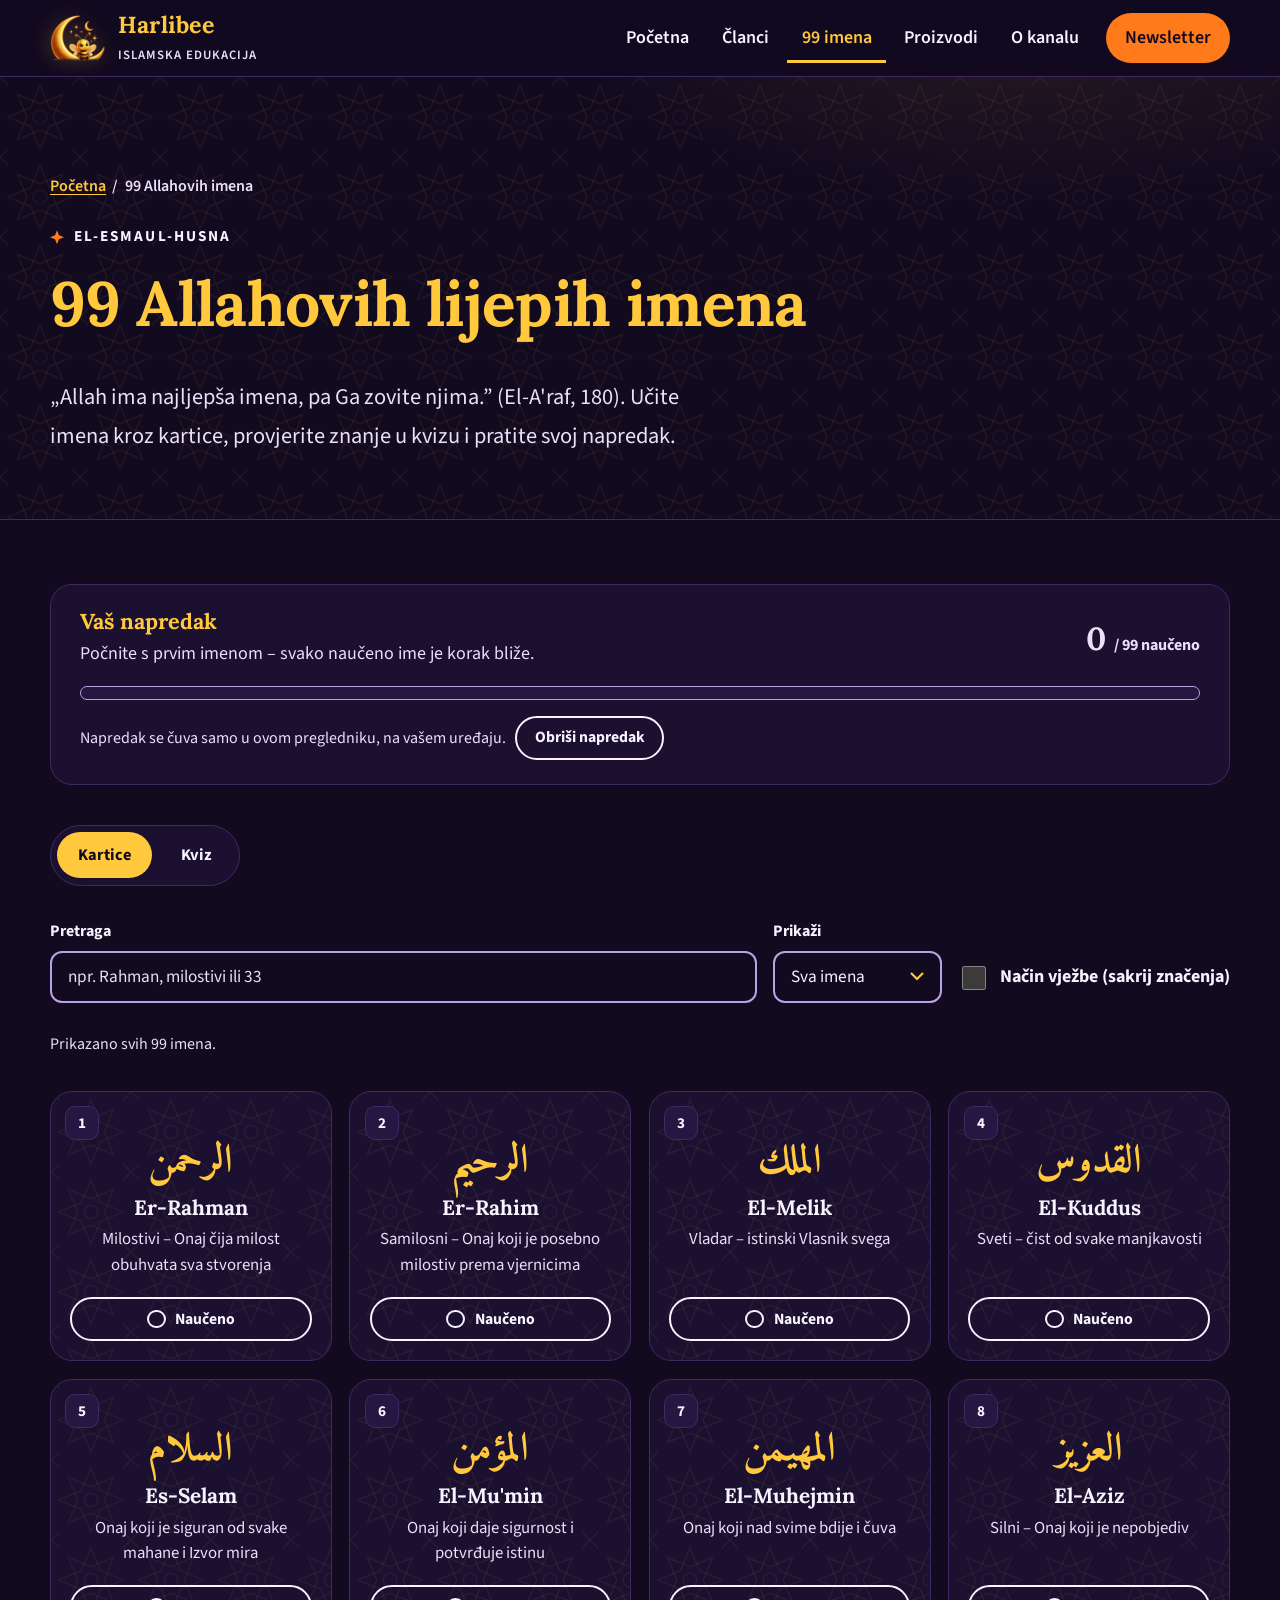
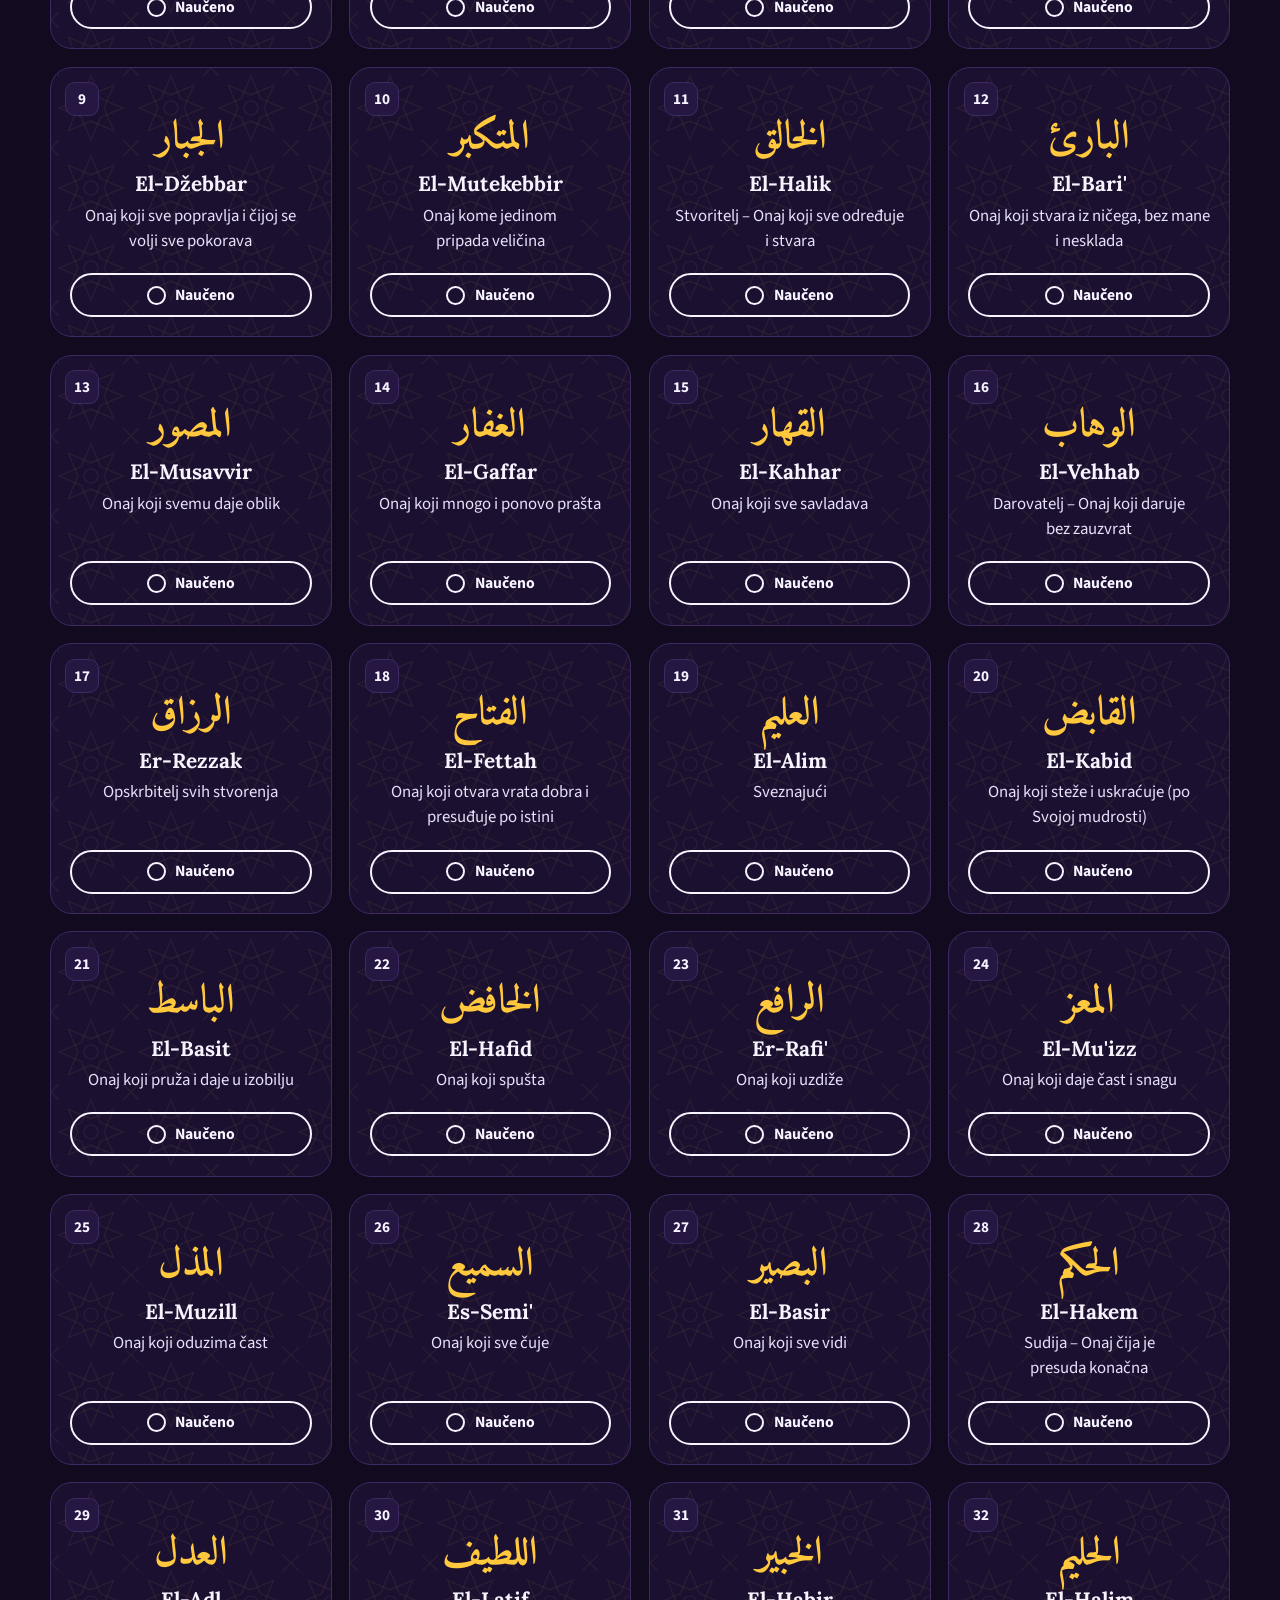
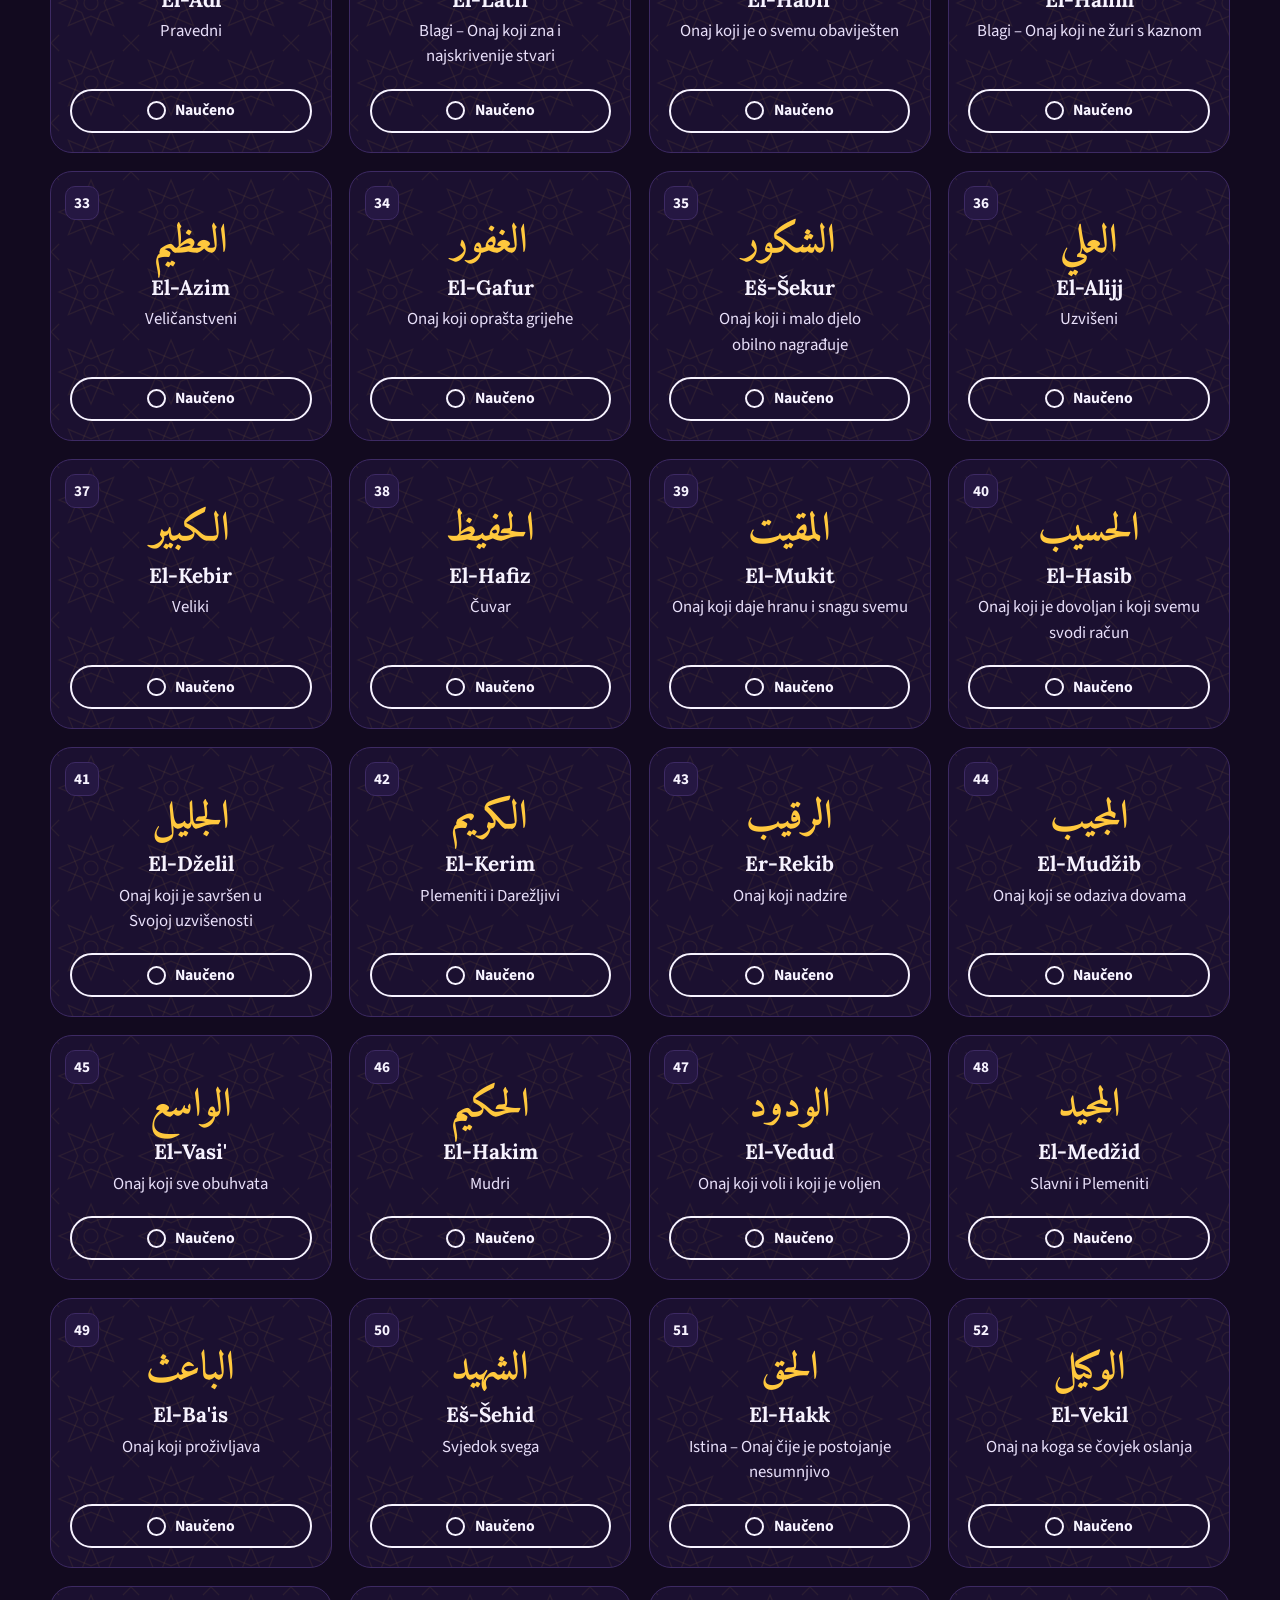
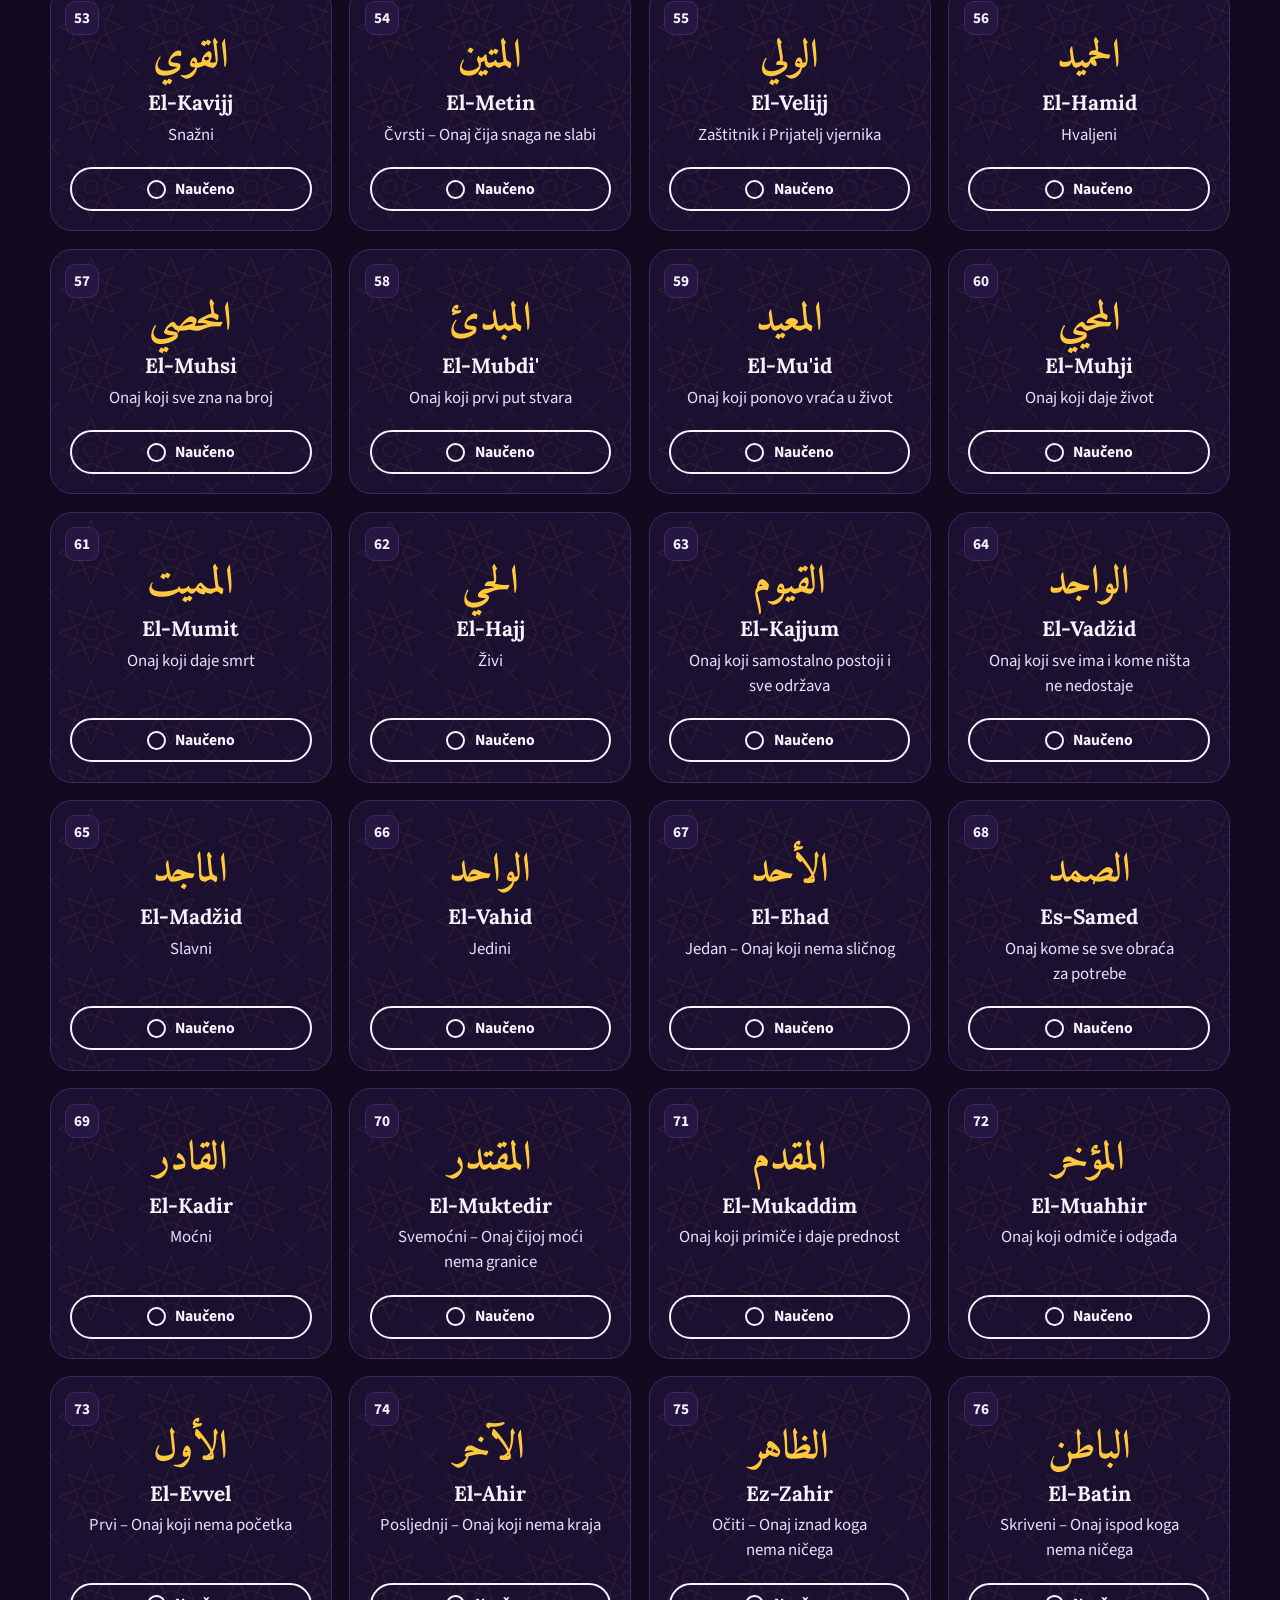
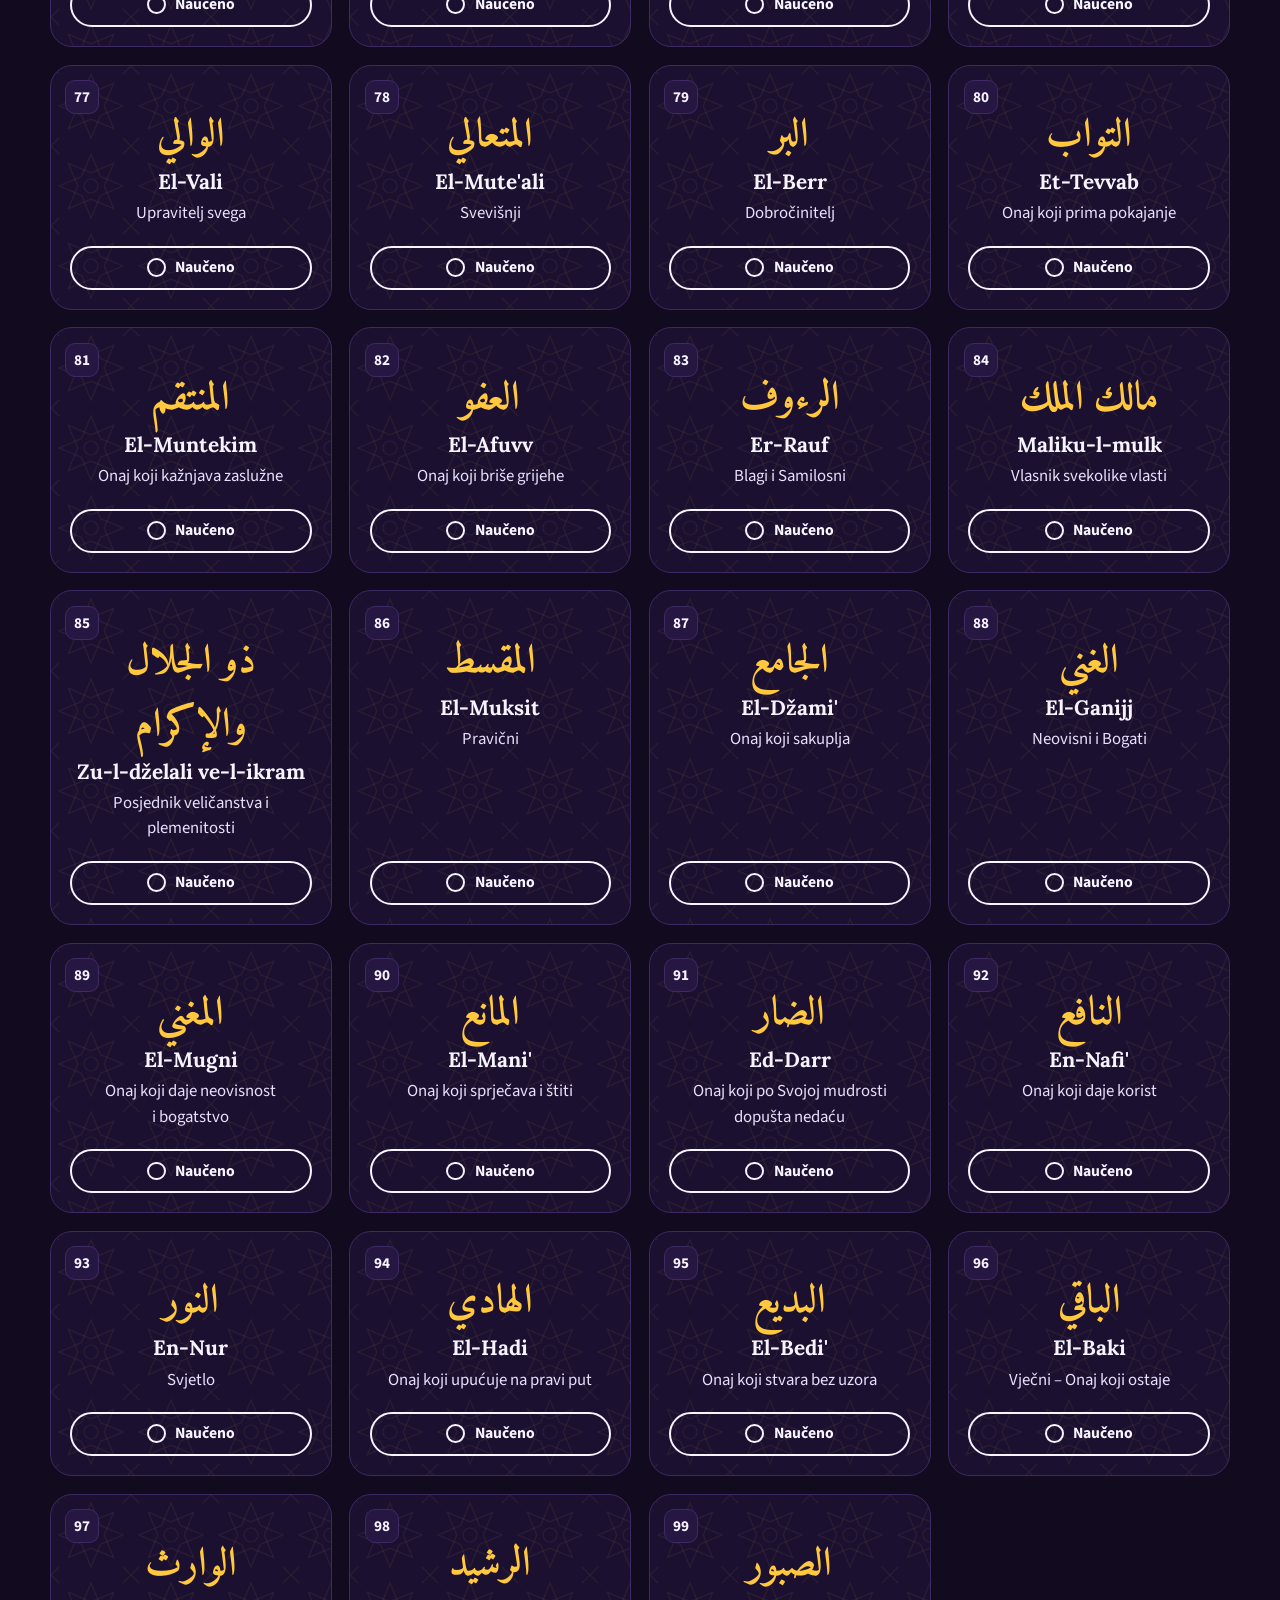
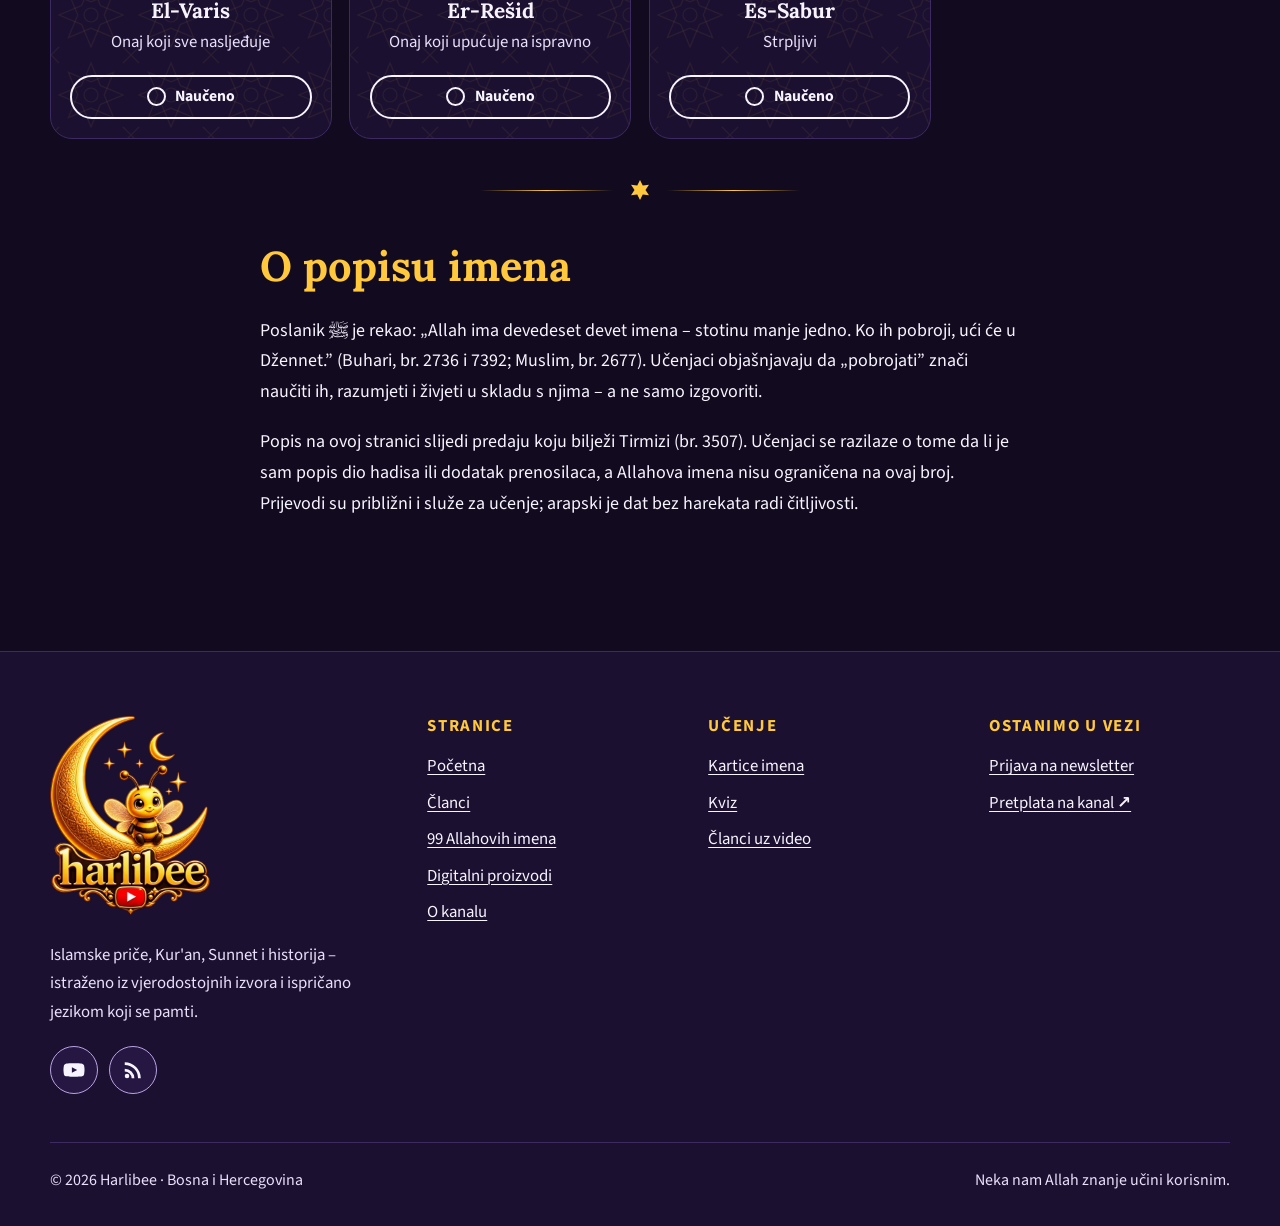
<file: 99-imena/index.html>
<!doctype html>
<html lang="bs" class="no-js" data-root="../">
<head>
  <meta charset="utf-8">
  <meta name="viewport" content="width=device-width, initial-scale=1">
  <title>99 Allahovih imena – kartice, kviz i napredak | Harlibee</title>
  <meta name="description" content="Naučite 99 Allahovih lijepih imena: arapski zapis, transliteracija i značenje na bosanskom, kviz za provjeru znanja i praćenje napretka.">
  <link rel="canonical" href="https://br0nhi.github.io/harlibee/99-imena/">
  <meta name="theme-color" content="#120A1F">
  <meta name="color-scheme" content="dark">
  <link rel="icon" href="../assets/img/favicon-32.png" sizes="32x32" type="image/png">
  <link rel="icon" href="../assets/img/favicon-192.png" sizes="192x192" type="image/png">
  <link rel="apple-touch-icon" href="../assets/img/apple-touch-icon.png">
  <link rel="manifest" href="../site.webmanifest">

  <!-- Open Graph (Facebook, WhatsApp, Viber…) -->
  <meta property="og:type" content="website">
  <meta property="og:site_name" content="Harlibee">
  <meta property="og:locale" content="bs_BA">
  <meta property="og:title" content="99 Allahovih imena – kartice, kviz i napredak">
  <meta property="og:description" content="Naučite 99 Allahovih lijepih imena: arapski zapis, transliteracija i značenje na bosanskom, kviz za provjeru znanja i praćenje napretka.">
  <meta property="og:url" content="https://br0nhi.github.io/harlibee/99-imena/">
  <meta property="og:image" content="https://br0nhi.github.io/harlibee/assets/img/og/og-99-imena.png">
  <meta property="og:image:type" content="image/png">
  <meta property="og:image:width" content="1200">
  <meta property="og:image:height" content="630">
  <meta property="og:image:alt" content="99 Allahovih lijepih imena – Harlibee">
  <meta name="twitter:card" content="summary_large_image">

  <link rel="preload" href="../assets/fonts/SourceSans3-400-latin.woff2" as="font" type="font/woff2" crossorigin>
  <link rel="preload" href="../assets/fonts/Lora-700-latin.woff2" as="font" type="font/woff2" crossorigin>
  <link rel="stylesheet" href="../assets/css/style.css">
  <!-- Analitika: GoatCounter (bez kolačića, bez praćenja pojedinaca) -->
  <script data-goatcounter="https://harlibee.goatcounter.com/count" async src="https://gc.zgo.at/count.js"></script>
  <script src="../assets/js/main.js" defer></script>
  <script src="../assets/js/imena.js" defer></script>
  <script type="application/ld+json">
{
    "@context": "https://schema.org",
    "@type": "LearningResource",
    "name": "99 Allahovih lijepih imena",
    "url": "https://br0nhi.github.io/harlibee/99-imena/",
    "inLanguage": "bs",
    "learningResourceType": [
      "Flashcard",
      "Quiz"
    ],
    "isAccessibleForFree": true,
    "publisher": {
      "@type": "Organization",
      "@id": "https://br0nhi.github.io/harlibee/#organizacija",
      "name": "Harlibee",
      "url": "https://br0nhi.github.io/harlibee/",
      "logo": "https://br0nhi.github.io/harlibee/assets/img/favicon-512.png",
      "sameAs": [
        "https://www.youtube.com/@harlibee"
      ]
    }
  }
  </script>
</head>
<body>
  <a class="skip-link" href="#sadrzaj">Preskoči na sadržaj</a>

  <header class="site-header">
    <div class="container header-inner">
      <a class="brand" href="../">
        <img src="../assets/img/logo-mark.webp" alt="" width="56" height="56">
        <span><span class="brand-name">Harlibee</span><span class="brand-tag">Islamska edukacija</span></span>
      </a>
      <button class="nav-toggle" type="button" aria-expanded="false" aria-controls="site-nav">
        <span class="nav-toggle-bars" aria-hidden="true"></span>
        <span>Meni</span>
      </button>
      <nav class="site-nav" id="site-nav" aria-label="Glavna navigacija">
        <ul>
          <li><a href="../">Početna</a></li>
          <li><a href="../clanci/">Članci</a></li>
          <li><a href="../99-imena/" aria-current="page">99 imena</a></li>
          <li><a href="../proizvodi/">Proizvodi</a></li>
          <li><a href="../o-kanalu/">O kanalu</a></li>
          <li class="nav-cta"><a href="../newsletter/">Newsletter</a></li>
        </ul>
      </nav>
    </div>
  </header>

  <main id="sadrzaj" tabindex="-1">
    <section class="page-hero" aria-labelledby="page-title">
      <div class="container">
        <nav class="breadcrumbs" aria-label="Putanja"><ol><li><a href="../">Početna</a></li><li><span aria-current="page">99 Allahovih imena</span></li></ol></nav>
        <p class="eyebrow">El-esmaul-husna</p>
        <h1 id="page-title">99 Allahovih lijepih imena</h1>
        <p class="lead">„Allah ima najljepša imena, pa Ga zovite njima.” (El-A'raf, 180). Učite imena kroz kartice, provjerite znanje u kvizu i pratite svoj napredak.</p>
      </div>
    </section>

    <section class="section" style="padding-top:clamp(2.5rem,6vw,4rem)">
      <div class="container" id="imena-app">
        <div class="progress-panel">
          <div>
            <h2>Vaš napredak</h2>
            <p id="progress-text">Počnite s prvim imenom – svako naučeno ime je korak bliže.</p>
          </div>
          <p class="progress-count" style="margin:0"><span data-progress-num>0</span> <small>/ 99 naučeno</small></p>
          <div class="progress-bar" role="progressbar" aria-label="Naučena imena" aria-valuemin="0" aria-valuemax="99" aria-valuenow="0"><span id="progress-bar-fill"></span></div>
          <p class="form-hint" style="grid-column:1/-1">Napredak se čuva samo u ovom pregledniku, na vašem uređaju. <button type="button" class="btn btn--ghost btn--small" id="progress-reset" style="margin-left:.4rem">Obriši napredak</button></p>
        </div>

        <div class="tabs" role="tablist" aria-label="Način učenja">
          <button type="button" role="tab" id="tab-kartice" aria-controls="panel-kartice" aria-selected="true">Kartice</button>
          <button type="button" role="tab" id="tab-kviz" aria-controls="panel-kviz" aria-selected="false" tabindex="-1">Kviz</button>
        </div>

        <div role="tabpanel" id="panel-kartice" aria-labelledby="tab-kartice">
          <div class="toolbar">
            <div class="field field--grow">
              <label for="names-search">Pretraga</label>
              <input id="names-search" type="search" placeholder="npr. Rahman, milostivi ili 33" autocomplete="off">
            </div>
            <div class="field">
              <label for="names-filter">Prikaži</label>
              <select id="names-filter">
                <option value="sva">Sva imena</option>
                <option value="nenaucena">Još nenaučena</option>
                <option value="naucena">Naučena</option>
              </select>
            </div>
            <label class="switch"><input type="checkbox" id="names-practice"> Način vježbe (sakrij značenja)</label>
          </div>
          <p id="names-count" class="form-hint" aria-live="polite"></p>
          <p id="names-live" class="visually-hidden" role="status" aria-live="polite"></p>
          <ul class="names-grid mt-2" id="names-grid" aria-busy="true" aria-label="Allahova imena">
            <li class="video-skeleton" aria-hidden="true" style="min-height:260px"></li>
            <li class="video-skeleton" aria-hidden="true" style="min-height:260px"></li>
            <li class="video-skeleton" aria-hidden="true" style="min-height:260px"></li>
          </ul>
          <p class="names-empty mt-2" id="names-empty" hidden>Nijedno ime ne odgovara pretrazi. Pokušajte s drugim pojmom ili izaberite „Sva imena”.</p>
          <noscript><p class="notice">Kartice, kviz i praćenje napretka zahtijevaju JavaScript.</p></noscript>
        </div>

        <div role="tabpanel" id="panel-kviz" aria-labelledby="tab-kviz" hidden>
          <div class="quiz" id="quiz-root"></div>
        </div>

        <div class="divider" aria-hidden="true"><svg viewBox="0 0 24 24"><path fill="currentColor" d="M12 1l3 6.2 6.8-.9-3.8 5.7 3.8 5.7-6.8-.9L12 23l-3-6.2-6.8.9 3.8-5.7L2.2 6.3 9 7.2z"/></svg></div>

        <div class="narrow">
          <h2>O popisu imena</h2>
          <p>Poslanik ﷺ je rekao: „Allah ima devedeset devet imena – stotinu manje jedno. Ko ih pobroji, ući će u Džennet.” (Buhari, br. 2736 i 7392; Muslim, br. 2677). Učenjaci objašnjavaju da „pobrojati” znači naučiti ih, razumjeti i živjeti u skladu s njima – a ne samo izgovoriti.</p>
          <p>Popis na ovoj stranici slijedi predaju koju bilježi Tirmizi (br. 3507). Učenjaci se razilaze o tome da li je sam popis dio hadisa ili dodatak prenosilaca, a Allahova imena nisu ograničena na ovaj broj. Prijevodi su približni i služe za učenje; arapski je dat bez harekata radi čitljivosti.</p>
        </div>
      </div>
    </section>

  </main>

  <footer class="site-footer">
    <div class="container">
      <div class="footer-grid">
        <div>
          <a class="footer-logo" href="../">
            <img src="../assets/img/logo.webp" alt="Harlibee – početna stranica" width="160" height="199" loading="lazy">
          </a>
          <p>Islamske priče, Kur'an, Sunnet i historija – istraženo iz vjerodostojnih izvora i ispričano jezikom koji se pamti.</p>
          <div class="social">
            <a href="https://www.youtube.com/@harlibee" target="_blank" rel="noopener"><svg viewBox="0 0 24 24" aria-hidden="true" focusable="false"><path fill="currentColor" d="M23 7.2a3 3 0 0 0-2.1-2.1C19 4.6 12 4.6 12 4.6s-7 0-8.9.5A3 3 0 0 0 1 7.2 31 31 0 0 0 .5 12 31 31 0 0 0 1 16.8a3 3 0 0 0 2.1 2.1c1.9.5 8.9.5 8.9.5s7 0 8.9-.5a3 3 0 0 0 2.1-2.1 31 31 0 0 0 .5-4.8 31 31 0 0 0-.5-4.8zM9.7 15.1V8.9l5.8 3.1z"/></svg><span class="visually-hidden">Harlibee na YouTubeu (novi prozor)</span></a>
            <a href="https://www.youtube.com/feeds/videos.xml?channel_id=UClXAOFnoNj5lPWU11vw2Rqw" target="_blank" rel="noopener"><svg viewBox="0 0 24 24" aria-hidden="true" focusable="false" fill="currentColor"><circle cx="5.5" cy="18.5" r="2.5"/><path d="M3 10.5v3a7.5 7.5 0 0 1 7.5 7.5h3A10.5 10.5 0 0 0 3 10.5zM3 3.5v3A14.5 14.5 0 0 1 17.5 21h3A17.5 17.5 0 0 0 3 3.5z"/></svg><span class="visually-hidden">RSS feed novih videa (novi prozor)</span></a>
          </div>
        </div>
        <nav aria-label="Stranice">
          <h2>Stranice</h2>
          <ul>
            <li><a href="../">Početna</a></li>
            <li><a href="../clanci/">Članci</a></li>
            <li><a href="../99-imena/">99 Allahovih imena</a></li>
            <li><a href="../proizvodi/">Digitalni proizvodi</a></li>
            <li><a href="../o-kanalu/">O kanalu</a></li>
          </ul>
        </nav>
        <div>
          <h2>Učenje</h2>
          <ul>
            <li><a href="../99-imena/#panel-kartice">Kartice imena</a></li>
            <li><a href="../99-imena/#panel-kviz">Kviz</a></li>
            <li><a href="../clanci/">Članci uz video</a></li>
          </ul>
        </div>
        <div>
          <h2>Ostanimo u vezi</h2>
          <ul>
            <li><a href="../newsletter/">Prijava na newsletter</a></li>
            <li><a class="ext" href="https://www.youtube.com/@harlibee?sub_confirmation=1" target="_blank" rel="noopener">Pretplata na kanal<span class="visually-hidden"> (novi prozor)</span></a></li>
          </ul>
        </div>
      </div>
      <div class="footer-bottom">
        <p>© <span data-year>2026</span> Harlibee · Bosna i Hercegovina</p>
        <p>Neka nam Allah znanje učini korisnim.</p>
      </div>
    </div>
  </footer>
</body>
</html>
</file>
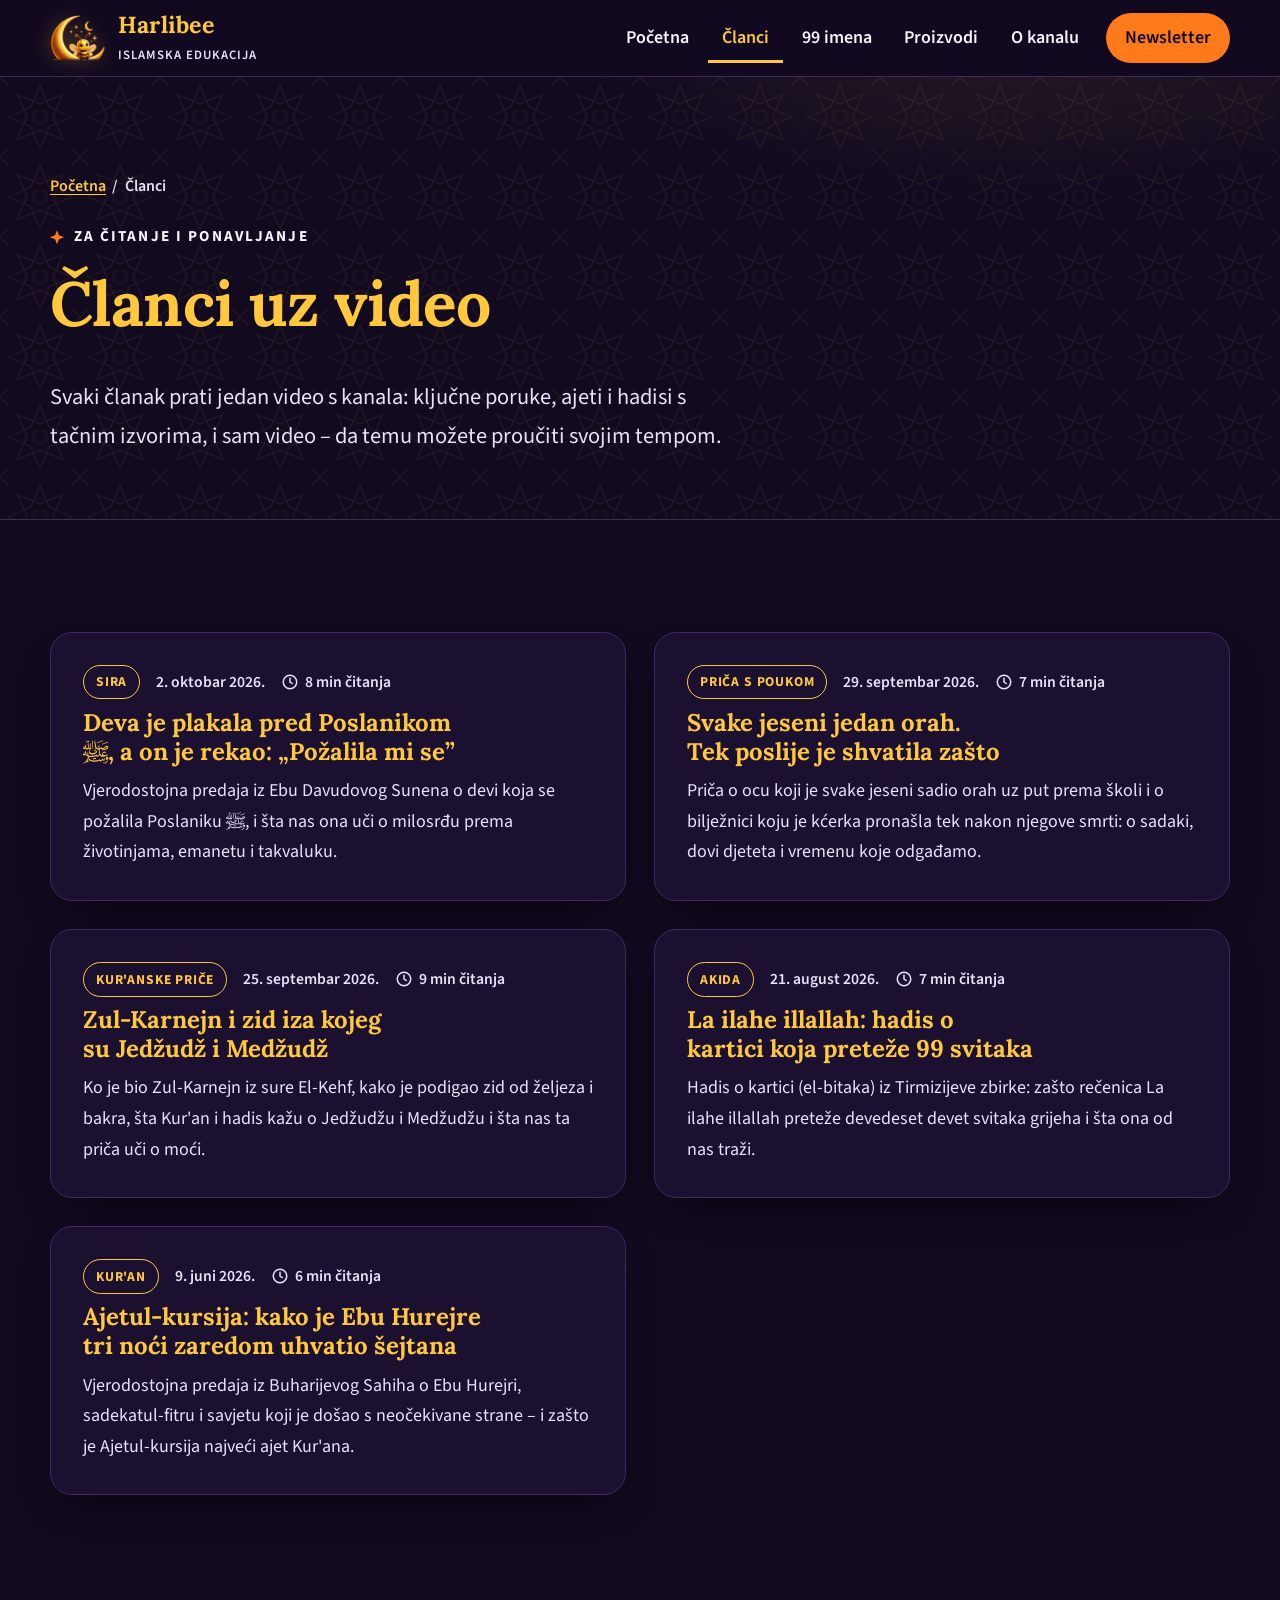
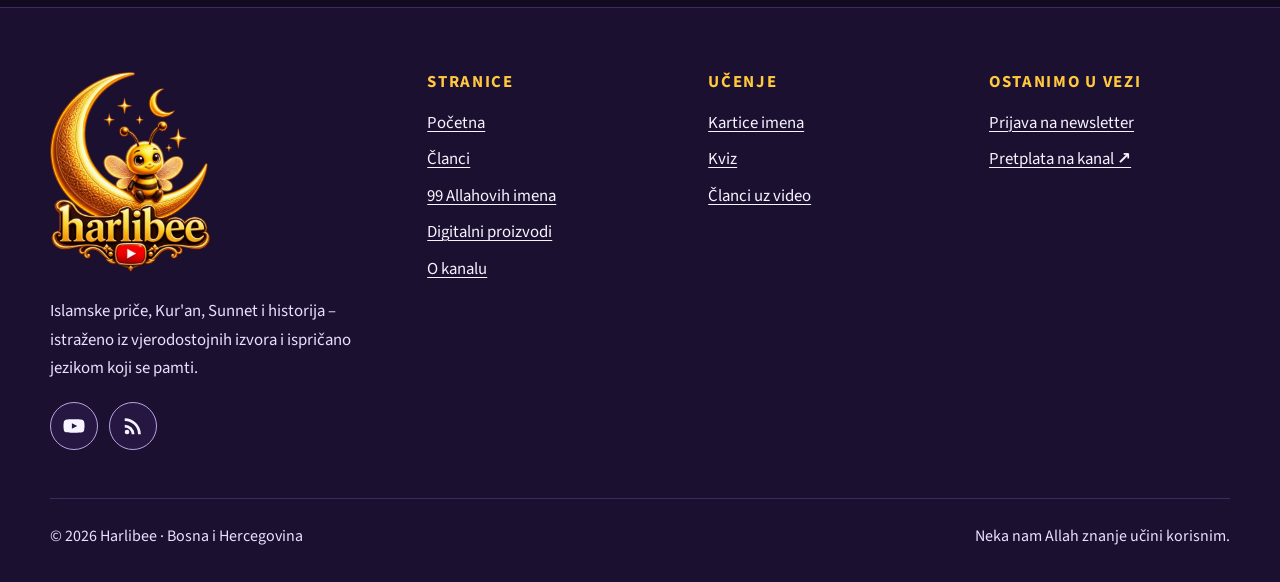
<file: clanci/index.html>
<!doctype html>
<html lang="bs" class="no-js" data-root="../">
<head>
  <meta charset="utf-8">
  <meta name="viewport" content="width=device-width, initial-scale=1">
  <title>Članci uz video | Harlibee</title>
  <meta name="description" content="Članci uz videe kanala Harlibee: ključne poruke, ajeti i vjerodostojni hadisi s tačnim izvorima i ugrađenim videom.">
  <link rel="canonical" href="https://br0nhi.github.io/harlibee/clanci/">
  <meta name="theme-color" content="#120A1F">
  <meta name="color-scheme" content="dark">
  <link rel="icon" href="../assets/img/favicon-32.png" sizes="32x32" type="image/png">
  <link rel="icon" href="../assets/img/favicon-192.png" sizes="192x192" type="image/png">
  <link rel="apple-touch-icon" href="../assets/img/apple-touch-icon.png">
  <link rel="manifest" href="../site.webmanifest">

  <!-- Open Graph (Facebook, WhatsApp, Viber…) -->
  <meta property="og:type" content="website">
  <meta property="og:site_name" content="Harlibee">
  <meta property="og:locale" content="bs_BA">
  <meta property="og:title" content="Članci uz video">
  <meta property="og:description" content="Članci uz videe kanala Harlibee: ključne poruke, ajeti i vjerodostojni hadisi s tačnim izvorima i ugrađenim videom.">
  <meta property="og:url" content="https://br0nhi.github.io/harlibee/clanci/">
  <meta property="og:image" content="https://br0nhi.github.io/harlibee/assets/img/og/og-default.png">
  <meta property="og:image:type" content="image/png">
  <meta property="og:image:width" content="1200">
  <meta property="og:image:height" content="630">
  <meta property="og:image:alt" content="Harlibee – islamski edukativni portal">
  <meta name="twitter:card" content="summary_large_image">

  <link rel="preload" href="../assets/fonts/SourceSans3-400-latin.woff2" as="font" type="font/woff2" crossorigin>
  <link rel="preload" href="../assets/fonts/Lora-700-latin.woff2" as="font" type="font/woff2" crossorigin>
  <link rel="stylesheet" href="../assets/css/style.css">
  <!-- Analitika: GoatCounter (bez kolačića, bez praćenja pojedinaca) -->
  <script data-goatcounter="https://harlibee.goatcounter.com/count" async src="https://gc.zgo.at/count.js"></script>
  <script src="../assets/js/main.js" defer></script>
  <script type="application/ld+json">
{
    "@context": "https://schema.org",
    "@type": "CollectionPage",
    "name": "Članci uz video",
    "url": "https://br0nhi.github.io/harlibee/clanci/",
    "inLanguage": "bs",
    "hasPart": [
      {
        "@type": "Article",
        "headline": "Deva je plakala pred Poslanikom ﷺ, a on je rekao: „Požalila mi se”",
        "url": "https://br0nhi.github.io/harlibee/clanci/deva-je-plakala-pred-poslanikom/"
      },
      {
        "@type": "Article",
        "headline": "Svake jeseni jedan orah. Tek poslije je shvatila zašto",
        "url": "https://br0nhi.github.io/harlibee/clanci/svake-jeseni-jedan-orah/"
      },
      {
        "@type": "Article",
        "headline": "Zul-Karnejn i zid iza kojeg su Jedžudž i Medžudž",
        "url": "https://br0nhi.github.io/harlibee/clanci/zul-karnejn-jedzudz-i-medzudz/"
      },
      {
        "@type": "Article",
        "headline": "La ilahe illallah: hadis o kartici koja preteže 99 svitaka",
        "url": "https://br0nhi.github.io/harlibee/clanci/la-ilahe-illallah-hadis-o-kartici/"
      },
      {
        "@type": "Article",
        "headline": "Ajetul-kursija: kako je Ebu Hurejre tri noći zaredom uhvatio šejtana",
        "url": "https://br0nhi.github.io/harlibee/clanci/ajetul-kursija-ebu-hurejre/"
      }
    ]
  }
  </script>
</head>
<body>
  <a class="skip-link" href="#sadrzaj">Preskoči na sadržaj</a>

  <header class="site-header">
    <div class="container header-inner">
      <a class="brand" href="../">
        <img src="../assets/img/logo-mark.webp" alt="" width="56" height="56">
        <span><span class="brand-name">Harlibee</span><span class="brand-tag">Islamska edukacija</span></span>
      </a>
      <button class="nav-toggle" type="button" aria-expanded="false" aria-controls="site-nav">
        <span class="nav-toggle-bars" aria-hidden="true"></span>
        <span>Meni</span>
      </button>
      <nav class="site-nav" id="site-nav" aria-label="Glavna navigacija">
        <ul>
          <li><a href="../">Početna</a></li>
          <li><a href="../clanci/" aria-current="page">Članci</a></li>
          <li><a href="../99-imena/">99 imena</a></li>
          <li><a href="../proizvodi/">Proizvodi</a></li>
          <li><a href="../o-kanalu/">O kanalu</a></li>
          <li class="nav-cta"><a href="../newsletter/">Newsletter</a></li>
        </ul>
      </nav>
    </div>
  </header>

  <main id="sadrzaj" tabindex="-1">
    <section class="page-hero" aria-labelledby="page-title">
      <div class="container">
        <nav class="breadcrumbs" aria-label="Putanja"><ol><li><a href="../">Početna</a></li><li><span aria-current="page">Članci</span></li></ol></nav>
        <p class="eyebrow">Za čitanje i ponavljanje</p>
        <h1 id="page-title">Članci uz video</h1>
        <p class="lead">Svaki članak prati jedan video s kanala: ključne poruke, ajeti i hadisi s tačnim izvorima, i sam video – da temu možete proučiti svojim tempom.</p>
      </div>
    </section>
    <section class="section" aria-labelledby="lista-title">
      <div class="container">
        <h2 id="lista-title" class="visually-hidden">Svi članci</h2>
        <div class="grid grid--2 article-list">
          <article class="card card--link">
            <p class="meta"><span class="badge badge--outline">Sira</span><span><time datetime="2026-10-02">2. oktobar 2026.</time></span><span><svg viewBox="0 0 24 24" width="18" height="18" aria-hidden="true" focusable="false"><circle cx="12" cy="12" r="9" fill="none" stroke="currentColor" stroke-width="2"/><path d="M12 7v5l3 2" fill="none" stroke="currentColor" stroke-width="2" stroke-linecap="round"/></svg> 8 min čitanja</span></p>
            <h3><a class="stretched" href="deva-je-plakala-pred-poslanikom/">Deva je plakala pred Poslanikom ﷺ, a on je rekao: „Požalila mi se”</a></h3>
            <p>Vjerodostojna predaja iz Ebu Davudovog Sunena o devi koja se požalila Poslaniku ﷺ, i šta nas ona uči o milosrđu prema životinjama, emanetu i takvaluku.</p>
          </article>
          <article class="card card--link">
            <p class="meta"><span class="badge badge--outline">Priča s poukom</span><span><time datetime="2026-09-29">29. septembar 2026.</time></span><span><svg viewBox="0 0 24 24" width="18" height="18" aria-hidden="true" focusable="false"><circle cx="12" cy="12" r="9" fill="none" stroke="currentColor" stroke-width="2"/><path d="M12 7v5l3 2" fill="none" stroke="currentColor" stroke-width="2" stroke-linecap="round"/></svg> 7 min čitanja</span></p>
            <h3><a class="stretched" href="svake-jeseni-jedan-orah/">Svake jeseni jedan orah. Tek poslije je shvatila zašto</a></h3>
            <p>Priča o ocu koji je svake jeseni sadio orah uz put prema školi i o bilježnici koju je kćerka pronašla tek nakon njegove smrti: o sadaki, dovi djeteta i vremenu koje odgađamo.</p>
          </article>
          <article class="card card--link">
            <p class="meta"><span class="badge badge--outline">Kur'anske priče</span><span><time datetime="2026-09-25">25. septembar 2026.</time></span><span><svg viewBox="0 0 24 24" width="18" height="18" aria-hidden="true" focusable="false"><circle cx="12" cy="12" r="9" fill="none" stroke="currentColor" stroke-width="2"/><path d="M12 7v5l3 2" fill="none" stroke="currentColor" stroke-width="2" stroke-linecap="round"/></svg> 9 min čitanja</span></p>
            <h3><a class="stretched" href="zul-karnejn-jedzudz-i-medzudz/">Zul-Karnejn i zid iza kojeg su Jedžudž i Medžudž</a></h3>
            <p>Ko je bio Zul-Karnejn iz sure El-Kehf, kako je podigao zid od željeza i bakra, šta Kur'an i hadis kažu o Jedžudžu i Medžudžu i šta nas ta priča uči o moći.</p>
          </article>
          <article class="card card--link">
            <p class="meta"><span class="badge badge--outline">Akida</span><span><time datetime="2026-08-21">21. august 2026.</time></span><span><svg viewBox="0 0 24 24" width="18" height="18" aria-hidden="true" focusable="false"><circle cx="12" cy="12" r="9" fill="none" stroke="currentColor" stroke-width="2"/><path d="M12 7v5l3 2" fill="none" stroke="currentColor" stroke-width="2" stroke-linecap="round"/></svg> 7 min čitanja</span></p>
            <h3><a class="stretched" href="la-ilahe-illallah-hadis-o-kartici/">La ilahe illallah: hadis o kartici koja preteže 99 svitaka</a></h3>
            <p>Hadis o kartici (el-bitaka) iz Tirmizijeve zbirke: zašto rečenica La ilahe illallah preteže devedeset devet svitaka grijeha i šta ona od nas traži.</p>
          </article>
          <article class="card card--link">
            <p class="meta"><span class="badge badge--outline">Kur'an</span><span><time datetime="2026-06-09">9. juni 2026.</time></span><span><svg viewBox="0 0 24 24" width="18" height="18" aria-hidden="true" focusable="false"><circle cx="12" cy="12" r="9" fill="none" stroke="currentColor" stroke-width="2"/><path d="M12 7v5l3 2" fill="none" stroke="currentColor" stroke-width="2" stroke-linecap="round"/></svg> 6 min čitanja</span></p>
            <h3><a class="stretched" href="ajetul-kursija-ebu-hurejre/">Ajetul-kursija: kako je Ebu Hurejre tri noći zaredom uhvatio šejtana</a></h3>
            <p>Vjerodostojna predaja iz Buharijevog Sahiha o Ebu Hurejri, sadekatul-fitru i savjetu koji je došao s neočekivane strane – i zašto je Ajetul-kursija najveći ajet Kur'ana.</p>
          </article>
        </div>
      </div>
    </section>

  </main>

  <footer class="site-footer">
    <div class="container">
      <div class="footer-grid">
        <div>
          <a class="footer-logo" href="../">
            <img src="../assets/img/logo.webp" alt="Harlibee – početna stranica" width="160" height="199" loading="lazy">
          </a>
          <p>Islamske priče, Kur'an, Sunnet i historija – istraženo iz vjerodostojnih izvora i ispričano jezikom koji se pamti.</p>
          <div class="social">
            <a href="https://www.youtube.com/@harlibee" target="_blank" rel="noopener"><svg viewBox="0 0 24 24" aria-hidden="true" focusable="false"><path fill="currentColor" d="M23 7.2a3 3 0 0 0-2.1-2.1C19 4.6 12 4.6 12 4.6s-7 0-8.9.5A3 3 0 0 0 1 7.2 31 31 0 0 0 .5 12 31 31 0 0 0 1 16.8a3 3 0 0 0 2.1 2.1c1.9.5 8.9.5 8.9.5s7 0 8.9-.5a3 3 0 0 0 2.1-2.1 31 31 0 0 0 .5-4.8 31 31 0 0 0-.5-4.8zM9.7 15.1V8.9l5.8 3.1z"/></svg><span class="visually-hidden">Harlibee na YouTubeu (novi prozor)</span></a>
            <a href="https://www.youtube.com/feeds/videos.xml?channel_id=UClXAOFnoNj5lPWU11vw2Rqw" target="_blank" rel="noopener"><svg viewBox="0 0 24 24" aria-hidden="true" focusable="false" fill="currentColor"><circle cx="5.5" cy="18.5" r="2.5"/><path d="M3 10.5v3a7.5 7.5 0 0 1 7.5 7.5h3A10.5 10.5 0 0 0 3 10.5zM3 3.5v3A14.5 14.5 0 0 1 17.5 21h3A17.5 17.5 0 0 0 3 3.5z"/></svg><span class="visually-hidden">RSS feed novih videa (novi prozor)</span></a>
          </div>
        </div>
        <nav aria-label="Stranice">
          <h2>Stranice</h2>
          <ul>
            <li><a href="../">Početna</a></li>
            <li><a href="../clanci/">Članci</a></li>
            <li><a href="../99-imena/">99 Allahovih imena</a></li>
            <li><a href="../proizvodi/">Digitalni proizvodi</a></li>
            <li><a href="../o-kanalu/">O kanalu</a></li>
          </ul>
        </nav>
        <div>
          <h2>Učenje</h2>
          <ul>
            <li><a href="../99-imena/#panel-kartice">Kartice imena</a></li>
            <li><a href="../99-imena/#panel-kviz">Kviz</a></li>
            <li><a href="../clanci/">Članci uz video</a></li>
          </ul>
        </div>
        <div>
          <h2>Ostanimo u vezi</h2>
          <ul>
            <li><a href="../newsletter/">Prijava na newsletter</a></li>
            <li><a class="ext" href="https://www.youtube.com/@harlibee?sub_confirmation=1" target="_blank" rel="noopener">Pretplata na kanal<span class="visually-hidden"> (novi prozor)</span></a></li>
          </ul>
        </div>
      </div>
      <div class="footer-bottom">
        <p>© <span data-year>2026</span> Harlibee · Bosna i Hercegovina</p>
        <p>Neka nam Allah znanje učini korisnim.</p>
      </div>
    </div>
  </footer>
</body>
</html>
</file>
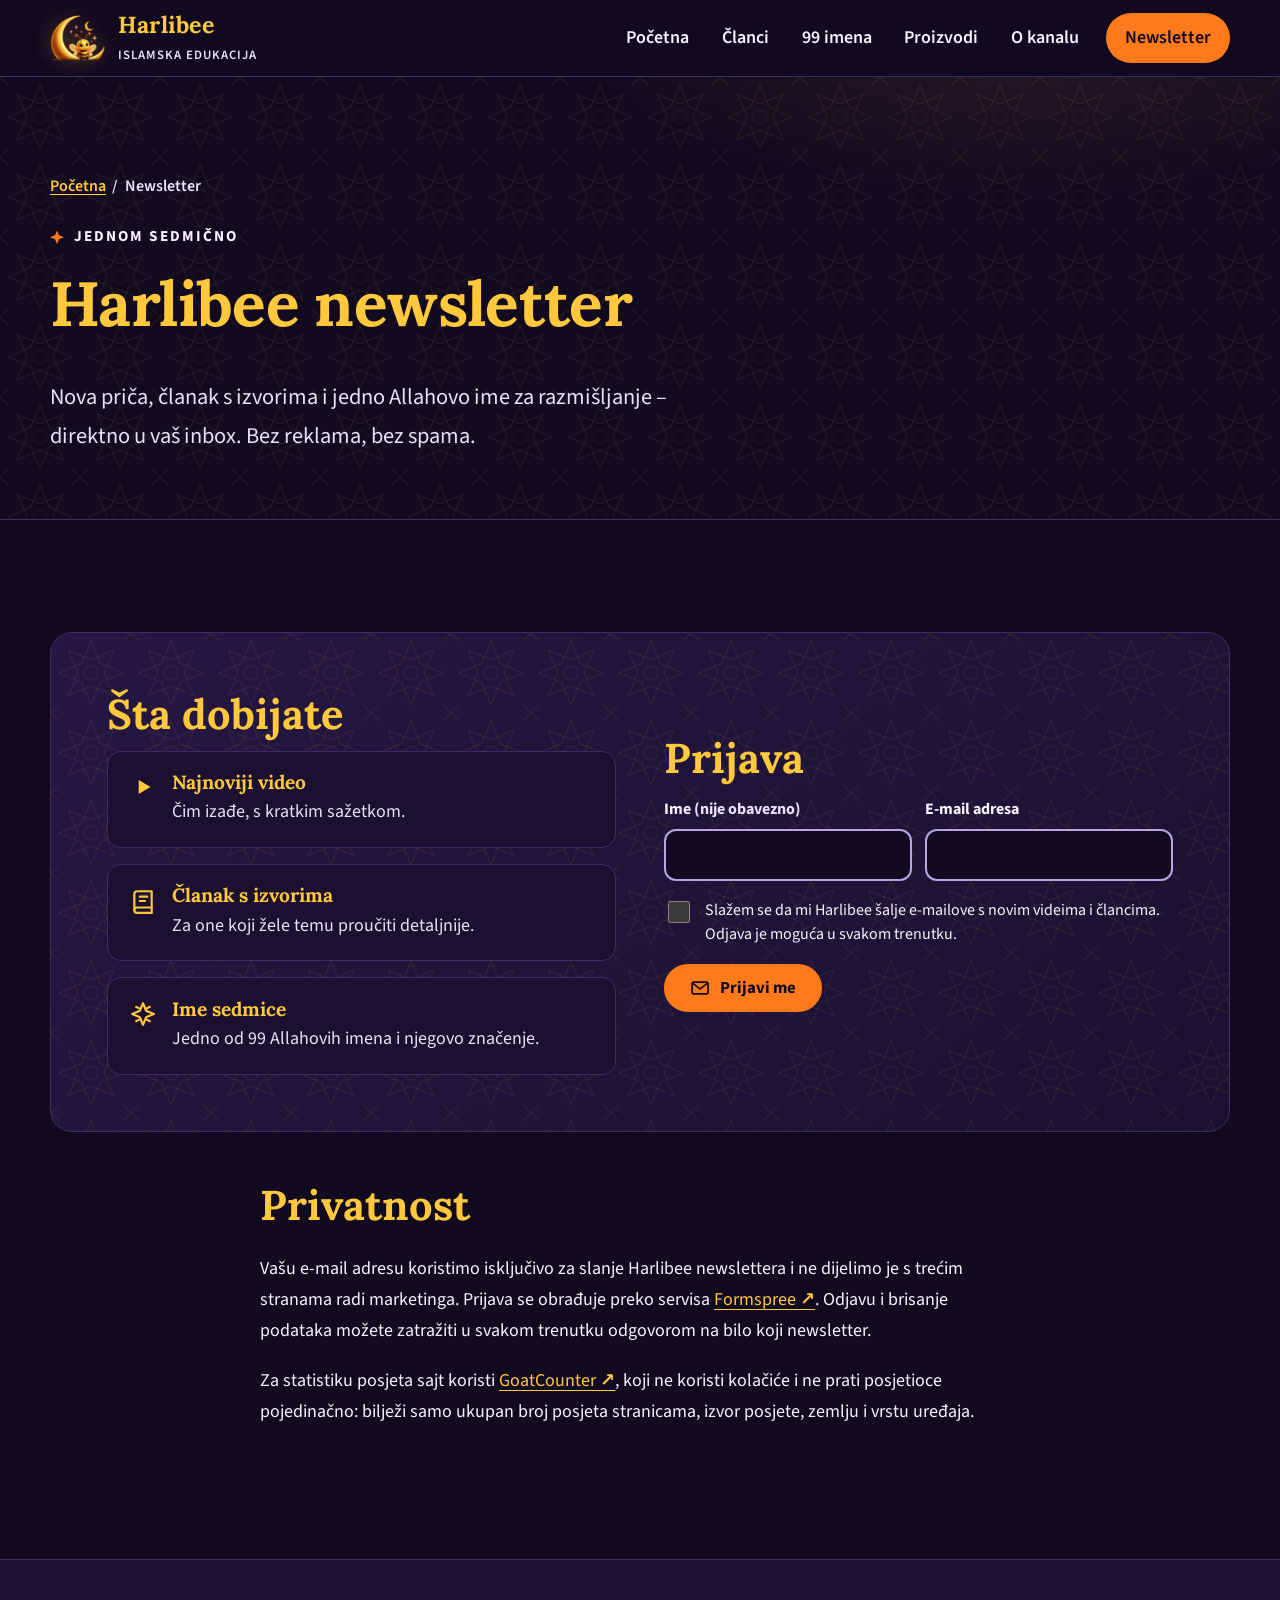
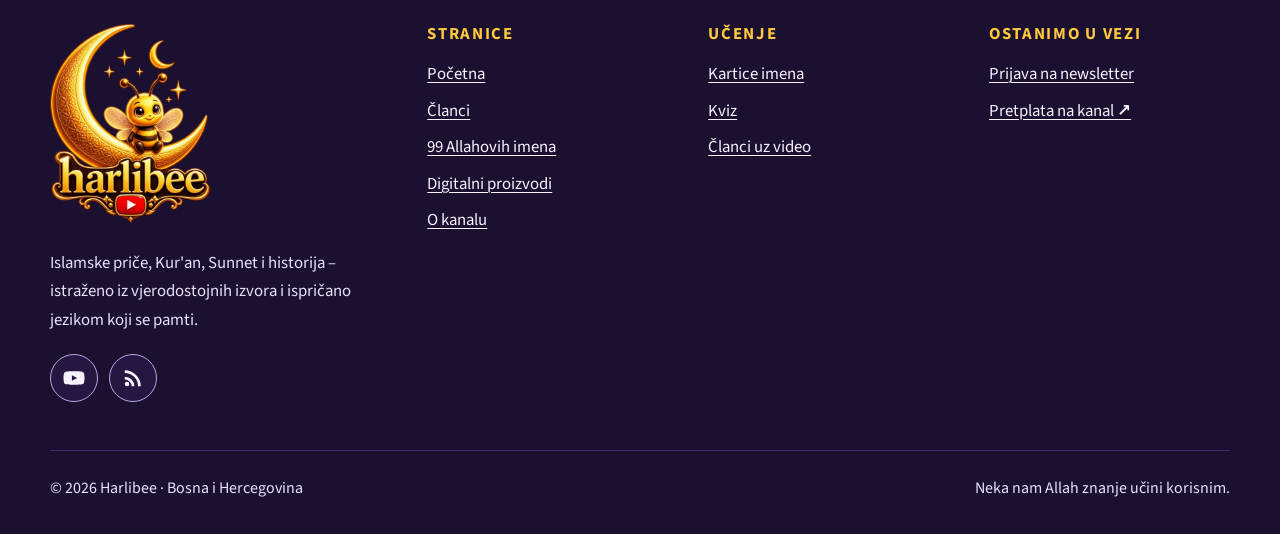
<file: newsletter/index.html>
<!doctype html>
<html lang="bs" class="no-js" data-root="../">
<head>
  <meta charset="utf-8">
  <meta name="viewport" content="width=device-width, initial-scale=1">
  <title>Newsletter | Harlibee</title>
  <meta name="description" content="Prijavite se na Harlibee newsletter: novi video, članak s izvorima i jedno od 99 Allahovih imena – jednom sedmično, bez spama.">
  <link rel="canonical" href="https://br0nhi.github.io/harlibee/newsletter/">
  <meta name="theme-color" content="#120A1F">
  <meta name="color-scheme" content="dark">
  <link rel="icon" href="../assets/img/favicon-32.png" sizes="32x32" type="image/png">
  <link rel="icon" href="../assets/img/favicon-192.png" sizes="192x192" type="image/png">
  <link rel="apple-touch-icon" href="../assets/img/apple-touch-icon.png">
  <link rel="manifest" href="../site.webmanifest">

  <!-- Open Graph (Facebook, WhatsApp, Viber…) -->
  <meta property="og:type" content="website">
  <meta property="og:site_name" content="Harlibee">
  <meta property="og:locale" content="bs_BA">
  <meta property="og:title" content="Newsletter">
  <meta property="og:description" content="Prijavite se na Harlibee newsletter: novi video, članak s izvorima i jedno od 99 Allahovih imena – jednom sedmično, bez spama.">
  <meta property="og:url" content="https://br0nhi.github.io/harlibee/newsletter/">
  <meta property="og:image" content="https://br0nhi.github.io/harlibee/assets/img/og/og-newsletter.png">
  <meta property="og:image:type" content="image/png">
  <meta property="og:image:width" content="1200">
  <meta property="og:image:height" content="630">
  <meta property="og:image:alt" content="Harlibee newsletter">
  <meta name="twitter:card" content="summary_large_image">

  <link rel="preload" href="../assets/fonts/SourceSans3-400-latin.woff2" as="font" type="font/woff2" crossorigin>
  <link rel="preload" href="../assets/fonts/Lora-700-latin.woff2" as="font" type="font/woff2" crossorigin>
  <link rel="stylesheet" href="../assets/css/style.css">
  <!-- Analitika: GoatCounter (bez kolačića, bez praćenja pojedinaca) -->
  <script data-goatcounter="https://harlibee.goatcounter.com/count" async src="https://gc.zgo.at/count.js"></script>
  <script src="../assets/js/main.js" defer></script>
</head>
<body>
  <a class="skip-link" href="#sadrzaj">Preskoči na sadržaj</a>

  <header class="site-header">
    <div class="container header-inner">
      <a class="brand" href="../">
        <img src="../assets/img/logo-mark.webp" alt="" width="56" height="56">
        <span><span class="brand-name">Harlibee</span><span class="brand-tag">Islamska edukacija</span></span>
      </a>
      <button class="nav-toggle" type="button" aria-expanded="false" aria-controls="site-nav">
        <span class="nav-toggle-bars" aria-hidden="true"></span>
        <span>Meni</span>
      </button>
      <nav class="site-nav" id="site-nav" aria-label="Glavna navigacija">
        <ul>
          <li><a href="../">Početna</a></li>
          <li><a href="../clanci/">Članci</a></li>
          <li><a href="../99-imena/">99 imena</a></li>
          <li><a href="../proizvodi/">Proizvodi</a></li>
          <li><a href="../o-kanalu/">O kanalu</a></li>
          <li class="nav-cta"><a href="../newsletter/" aria-current="page">Newsletter</a></li>
        </ul>
      </nav>
    </div>
  </header>

  <main id="sadrzaj" tabindex="-1">
    <section class="page-hero" aria-labelledby="page-title">
      <div class="container">
        <nav class="breadcrumbs" aria-label="Putanja"><ol><li><a href="../">Početna</a></li><li><span aria-current="page">Newsletter</span></li></ol></nav>
        <p class="eyebrow">Jednom sedmično</p>
        <h1 id="page-title">Harlibee newsletter</h1>
        <p class="lead">Nova priča, članak s izvorima i jedno Allahovo ime za razmišljanje – direktno u vaš inbox. Bez reklama, bez spama.</p>
      </div>
    </section>
    <section class="section">
      <div class="container">
        <div class="newsletter">
          <div>
            <h2>Šta dobijate</h2>
            <ul class="values">
              <li><svg viewBox="0 0 24 24" aria-hidden="true" focusable="false"><path fill="currentColor" d="M8 5.5v13l11-6.5z"/></svg><div><h3>Najnoviji video</h3><p>Čim izađe, s kratkim sažetkom.</p></div></li>
              <li><svg viewBox="0 0 24 24" aria-hidden="true" focusable="false" fill="none" stroke="currentColor" stroke-width="2" stroke-linecap="round" stroke-linejoin="round"><path d="M4 5.5A2.5 2.5 0 0 1 6.5 3H20v15H6.5A2.5 2.5 0 0 0 4 20.5z"/><path d="M4 20.5A2.5 2.5 0 0 0 6.5 23H20v-5"/><path d="M9 8h7M9 12h5"/></svg><div><h3>Članak s izvorima</h3><p>Za one koji žele temu proučiti detaljnije.</p></div></li>
              <li><svg viewBox="0 0 24 24" aria-hidden="true" focusable="false" fill="none" stroke="currentColor" stroke-width="2" stroke-linejoin="round"><path d="M12 2l2.9 7.1L22 12l-7.1 2.9L12 22l-2.9-7.1L2 12l7.1-2.9z"/><path d="M5 5l5 2.5M19 5l-5 2.5M5 19l5-2.5M19 19l-5-2.5"/></svg><div><h3>Ime sedmice</h3><p>Jedno od 99 Allahovih imena i njegovo značenje.</p></div></li>
            </ul>
          </div>
          <div>
            <h2>Prijava</h2>
            <form class="form" action="https://formspree.io/f/xljdbndn" method="POST" data-newsletter novalidate>
            <input type="hidden" name="_subject" value="Nova prijava na Harlibee newsletter">
            <input type="hidden" name="izvor" value="newsletter">
            <div class="hp" aria-hidden="true"><label>Ne popunjavajte ovo polje <input type="text" name="_gotcha" tabindex="-1" autocomplete="off"></label></div>
            <div class="row">
              <div class="field">
                <label for="newsletter-ime">Ime <span class="form-hint">(nije obavezno)</span></label>
                <input id="newsletter-ime" name="ime" type="text" autocomplete="given-name">
              </div>
              <div class="field">
                <label for="newsletter-email">E-mail adresa</label>
                <input id="newsletter-email" name="email" type="email" autocomplete="email" inputmode="email" required aria-describedby="newsletter-status">
              </div>
            </div>
            <label class="checkbox"><input type="checkbox" name="saglasnost" value="da" required> <span>Slažem se da mi Harlibee šalje e-mailove s novim videima i člancima. Odjava je moguća u svakom trenutku.</span></label>
            <div class="btn-row"><button type="submit" class="btn"><svg viewBox="0 0 24 24" aria-hidden="true" focusable="false" fill="none" stroke="currentColor" stroke-width="2" stroke-linejoin="round"><rect x="2.5" y="5" width="19" height="14" rx="2"/><path d="M3 6l9 7 9-7"/></svg>Prijavi me</button></div>
            <p class="form-status" id="newsletter-status" role="status" aria-live="polite"></p>
          </form>
          </div>
        </div>
        <div class="narrow mt-3">
          <h2>Privatnost</h2>
          <p>Vašu e-mail adresu koristimo isključivo za slanje Harlibee newslettera i ne dijelimo je s trećim stranama radi marketinga. Prijava se obrađuje preko servisa <a class="ext" href="https://formspree.io/legal/privacy-policy" target="_blank" rel="noopener">Formspree<span class="visually-hidden"> (novi prozor)</span></a>. Odjavu i brisanje podataka možete zatražiti u svakom trenutku odgovorom na bilo koji newsletter.</p>
          <p>Za statistiku posjeta sajt koristi <a class="ext" href="https://www.goatcounter.com/help/gdpr" target="_blank" rel="noopener">GoatCounter<span class="visually-hidden"> (novi prozor)</span></a>, koji ne koristi kolačiće i ne prati posjetioce pojedinačno: bilježi samo ukupan broj posjeta stranicama, izvor posjete, zemlju i vrstu uređaja.</p>
        </div>
      </div>
    </section>

  </main>

  <footer class="site-footer">
    <div class="container">
      <div class="footer-grid">
        <div>
          <a class="footer-logo" href="../">
            <img src="../assets/img/logo.webp" alt="Harlibee – početna stranica" width="160" height="199" loading="lazy">
          </a>
          <p>Islamske priče, Kur'an, Sunnet i historija – istraženo iz vjerodostojnih izvora i ispričano jezikom koji se pamti.</p>
          <div class="social">
            <a href="https://www.youtube.com/@harlibee" target="_blank" rel="noopener"><svg viewBox="0 0 24 24" aria-hidden="true" focusable="false"><path fill="currentColor" d="M23 7.2a3 3 0 0 0-2.1-2.1C19 4.6 12 4.6 12 4.6s-7 0-8.9.5A3 3 0 0 0 1 7.2 31 31 0 0 0 .5 12 31 31 0 0 0 1 16.8a3 3 0 0 0 2.1 2.1c1.9.5 8.9.5 8.9.5s7 0 8.9-.5a3 3 0 0 0 2.1-2.1 31 31 0 0 0 .5-4.8 31 31 0 0 0-.5-4.8zM9.7 15.1V8.9l5.8 3.1z"/></svg><span class="visually-hidden">Harlibee na YouTubeu (novi prozor)</span></a>
            <a href="https://www.youtube.com/feeds/videos.xml?channel_id=UClXAOFnoNj5lPWU11vw2Rqw" target="_blank" rel="noopener"><svg viewBox="0 0 24 24" aria-hidden="true" focusable="false" fill="currentColor"><circle cx="5.5" cy="18.5" r="2.5"/><path d="M3 10.5v3a7.5 7.5 0 0 1 7.5 7.5h3A10.5 10.5 0 0 0 3 10.5zM3 3.5v3A14.5 14.5 0 0 1 17.5 21h3A17.5 17.5 0 0 0 3 3.5z"/></svg><span class="visually-hidden">RSS feed novih videa (novi prozor)</span></a>
          </div>
        </div>
        <nav aria-label="Stranice">
          <h2>Stranice</h2>
          <ul>
            <li><a href="../">Početna</a></li>
            <li><a href="../clanci/">Članci</a></li>
            <li><a href="../99-imena/">99 Allahovih imena</a></li>
            <li><a href="../proizvodi/">Digitalni proizvodi</a></li>
            <li><a href="../o-kanalu/">O kanalu</a></li>
          </ul>
        </nav>
        <div>
          <h2>Učenje</h2>
          <ul>
            <li><a href="../99-imena/#panel-kartice">Kartice imena</a></li>
            <li><a href="../99-imena/#panel-kviz">Kviz</a></li>
            <li><a href="../clanci/">Članci uz video</a></li>
          </ul>
        </div>
        <div>
          <h2>Ostanimo u vezi</h2>
          <ul>
            <li><a href="../newsletter/">Prijava na newsletter</a></li>
            <li><a class="ext" href="https://www.youtube.com/@harlibee?sub_confirmation=1" target="_blank" rel="noopener">Pretplata na kanal<span class="visually-hidden"> (novi prozor)</span></a></li>
          </ul>
        </div>
      </div>
      <div class="footer-bottom">
        <p>© <span data-year>2026</span> Harlibee · Bosna i Hercegovina</p>
        <p>Neka nam Allah znanje učini korisnim.</p>
      </div>
    </div>
  </footer>
</body>
</html>
</file>
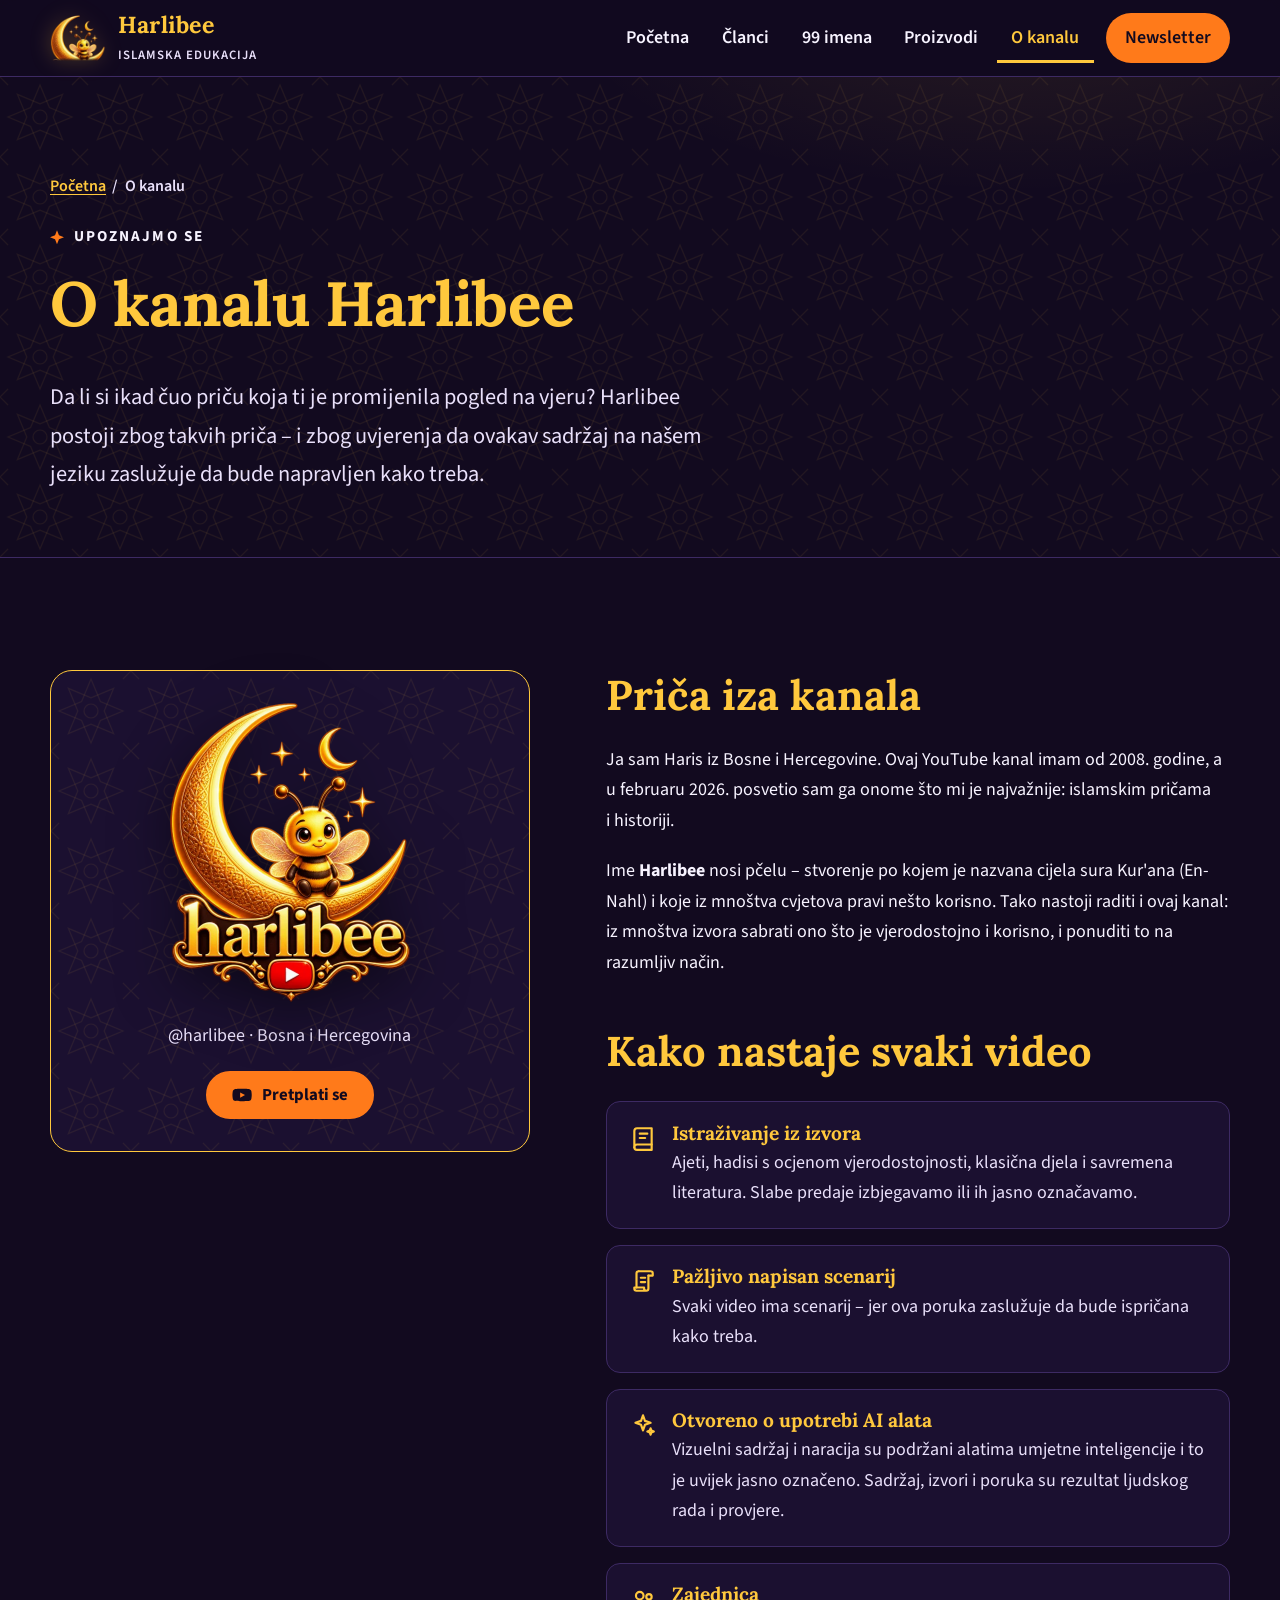
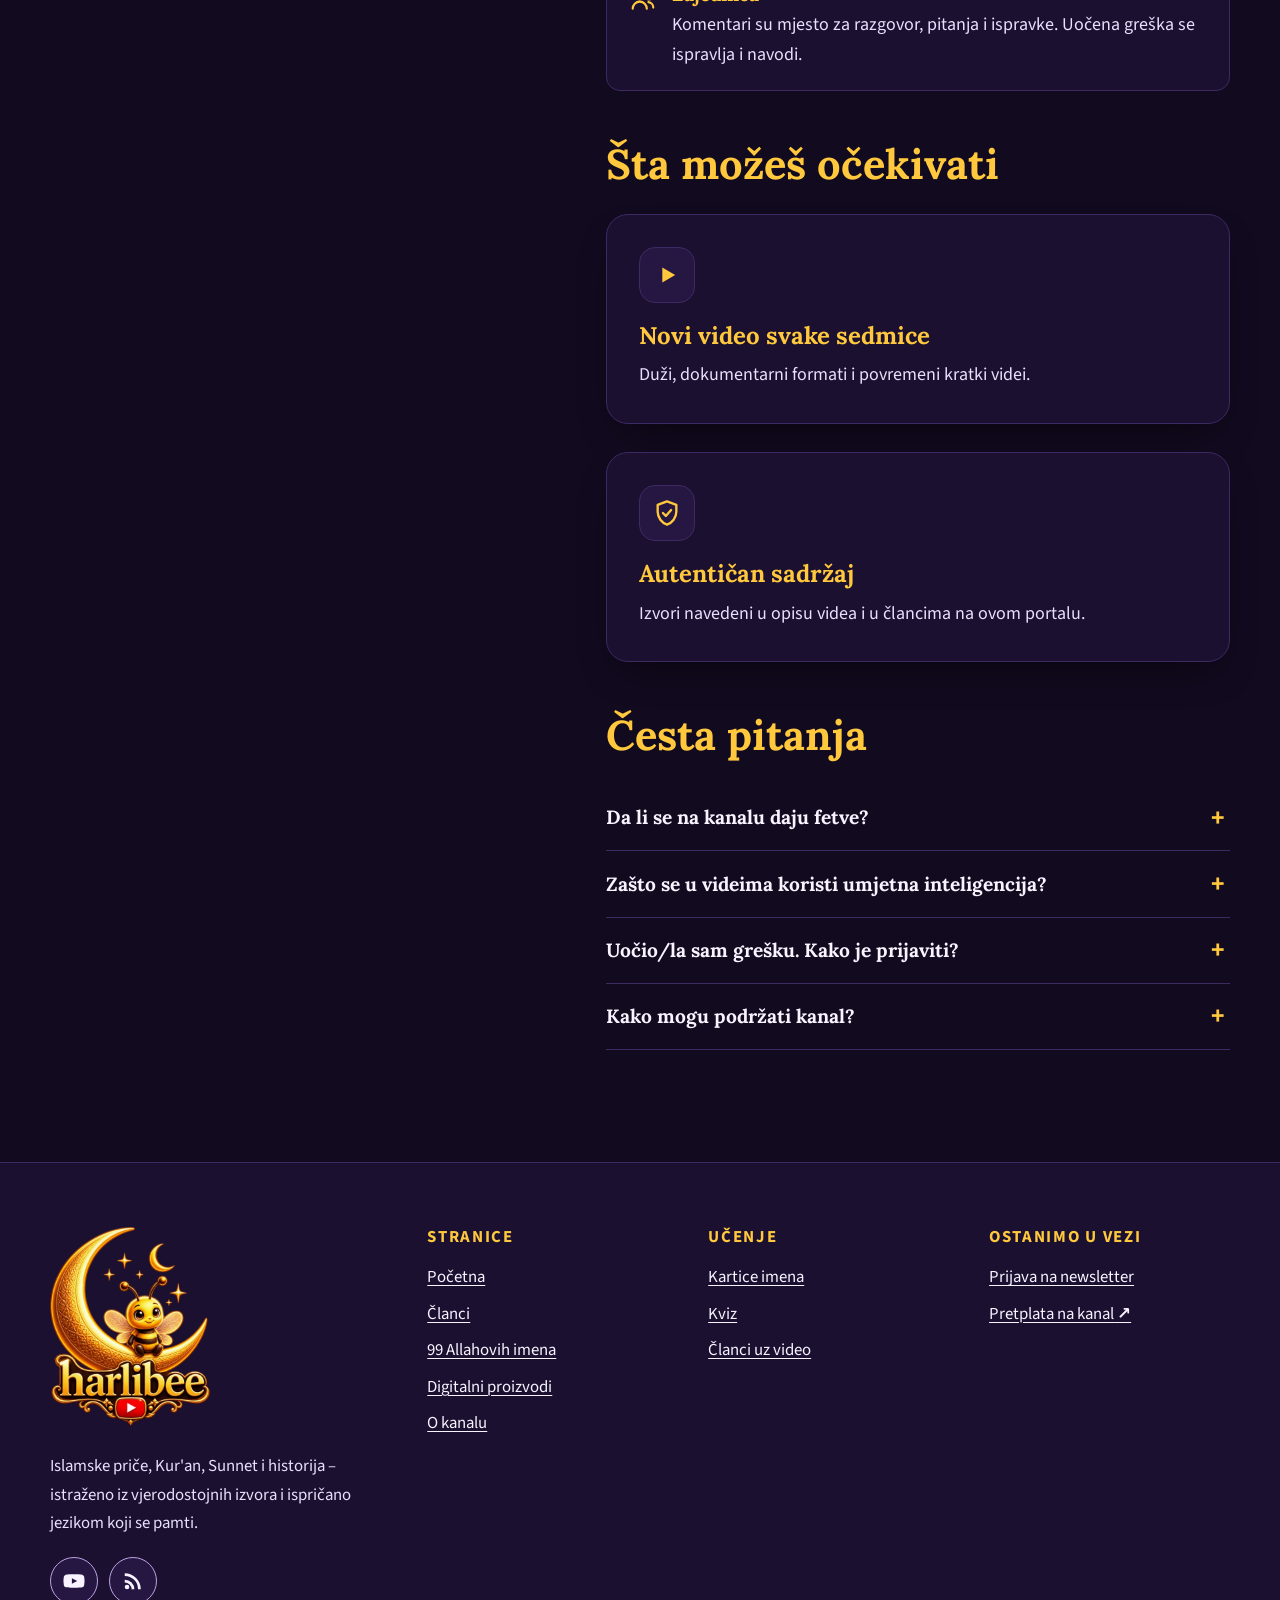
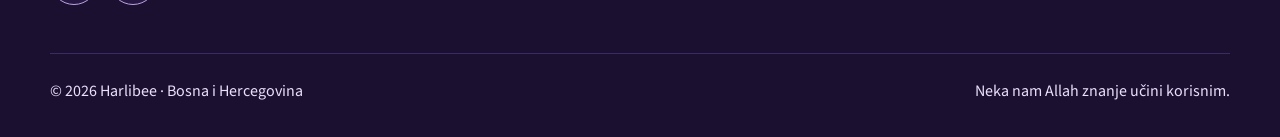
<file: o-kanalu/index.html>
<!doctype html>
<html lang="bs" class="no-js" data-root="../">
<head>
  <meta charset="utf-8">
  <meta name="viewport" content="width=device-width, initial-scale=1">
  <title>O kanalu | Harlibee</title>
  <meta name="description" content="Upoznajte Harlibee: islamski edukativni YouTube kanal iz Bosne i Hercegovine – kako nastaje svaki video, izvori, upotreba AI alata i česta pitanja.">
  <link rel="canonical" href="https://br0nhi.github.io/harlibee/o-kanalu/">
  <meta name="theme-color" content="#120A1F">
  <meta name="color-scheme" content="dark">
  <link rel="icon" href="../assets/img/favicon-32.png" sizes="32x32" type="image/png">
  <link rel="icon" href="../assets/img/favicon-192.png" sizes="192x192" type="image/png">
  <link rel="apple-touch-icon" href="../assets/img/apple-touch-icon.png">
  <link rel="manifest" href="../site.webmanifest">

  <!-- Open Graph (Facebook, WhatsApp, Viber…) -->
  <meta property="og:type" content="website">
  <meta property="og:site_name" content="Harlibee">
  <meta property="og:locale" content="bs_BA">
  <meta property="og:title" content="O kanalu">
  <meta property="og:description" content="Upoznajte Harlibee: islamski edukativni YouTube kanal iz Bosne i Hercegovine – kako nastaje svaki video, izvori, upotreba AI alata i česta pitanja.">
  <meta property="og:url" content="https://br0nhi.github.io/harlibee/o-kanalu/">
  <meta property="og:image" content="https://br0nhi.github.io/harlibee/assets/img/og/og-o-kanalu.png">
  <meta property="og:image:type" content="image/png">
  <meta property="og:image:width" content="1200">
  <meta property="og:image:height" content="630">
  <meta property="og:image:alt" content="O kanalu Harlibee">
  <meta name="twitter:card" content="summary_large_image">

  <link rel="preload" href="../assets/fonts/SourceSans3-400-latin.woff2" as="font" type="font/woff2" crossorigin>
  <link rel="preload" href="../assets/fonts/Lora-700-latin.woff2" as="font" type="font/woff2" crossorigin>
  <link rel="stylesheet" href="../assets/css/style.css">
  <!-- Analitika: GoatCounter (bez kolačića, bez praćenja pojedinaca) -->
  <script data-goatcounter="https://harlibee.goatcounter.com/count" async src="https://gc.zgo.at/count.js"></script>
  <script src="../assets/js/main.js" defer></script>
  <script type="application/ld+json">
{
    "@context": "https://schema.org",
    "@type": "AboutPage",
    "name": "O kanalu Harlibee",
    "url": "https://br0nhi.github.io/harlibee/o-kanalu/",
    "inLanguage": "bs",
    "about": {
      "@type": "Organization",
      "@id": "https://br0nhi.github.io/harlibee/#organizacija",
      "name": "Harlibee",
      "url": "https://br0nhi.github.io/harlibee/",
      "logo": "https://br0nhi.github.io/harlibee/assets/img/favicon-512.png",
      "sameAs": [
        "https://www.youtube.com/@harlibee"
      ]
    }
  }
  </script>
</head>
<body>
  <a class="skip-link" href="#sadrzaj">Preskoči na sadržaj</a>

  <header class="site-header">
    <div class="container header-inner">
      <a class="brand" href="../">
        <img src="../assets/img/logo-mark.webp" alt="" width="56" height="56">
        <span><span class="brand-name">Harlibee</span><span class="brand-tag">Islamska edukacija</span></span>
      </a>
      <button class="nav-toggle" type="button" aria-expanded="false" aria-controls="site-nav">
        <span class="nav-toggle-bars" aria-hidden="true"></span>
        <span>Meni</span>
      </button>
      <nav class="site-nav" id="site-nav" aria-label="Glavna navigacija">
        <ul>
          <li><a href="../">Početna</a></li>
          <li><a href="../clanci/">Članci</a></li>
          <li><a href="../99-imena/">99 imena</a></li>
          <li><a href="../proizvodi/">Proizvodi</a></li>
          <li><a href="../o-kanalu/" aria-current="page">O kanalu</a></li>
          <li class="nav-cta"><a href="../newsletter/">Newsletter</a></li>
        </ul>
      </nav>
    </div>
  </header>

  <main id="sadrzaj" tabindex="-1">
    <section class="page-hero" aria-labelledby="page-title">
      <div class="container">
        <nav class="breadcrumbs" aria-label="Putanja"><ol><li><a href="../">Početna</a></li><li><span aria-current="page">O kanalu</span></li></ol></nav>
        <p class="eyebrow">Upoznajmo se</p>
        <h1 id="page-title">O kanalu Harlibee</h1>
        <p class="lead">Da li si ikad čuo priču koja ti je promijenila pogled na vjeru? Harlibee postoji zbog takvih priča – i zbog uvjerenja da ovakav sadržaj na našem jeziku zaslužuje da bude napravljen kako treba.</p>
      </div>
    </section>

    <section class="section">
      <div class="container about-grid">
        <aside class="about-portrait" aria-label="Ukratko o kanalu">
          <img src="../assets/img/logo.webp" alt="Logo kanala Harlibee: nasmijana pčelica sjedi na zlatnom polumjesecu, ispod je natpis harlibee" width="240" height="299">
          <p style="color:var(--text-soft)">@harlibee · Bosna i Hercegovina</p>
          <a class="btn" href="https://www.youtube.com/@harlibee?sub_confirmation=1" target="_blank" rel="noopener"><svg viewBox="0 0 24 24" aria-hidden="true" focusable="false"><path fill="currentColor" d="M23 7.2a3 3 0 0 0-2.1-2.1C19 4.6 12 4.6 12 4.6s-7 0-8.9.5A3 3 0 0 0 1 7.2 31 31 0 0 0 .5 12 31 31 0 0 0 1 16.8a3 3 0 0 0 2.1 2.1c1.9.5 8.9.5 8.9.5s7 0 8.9-.5a3 3 0 0 0 2.1-2.1 31 31 0 0 0 .5-4.8 31 31 0 0 0-.5-4.8zM9.7 15.1V8.9l5.8 3.1z"/></svg>Pretplati se<span class="visually-hidden"> (novi prozor)</span></a>
        </aside>
        <div>
          <h2>Priča iza kanala</h2>
          <p>Ja sam Haris iz Bosne i Hercegovine. Ovaj YouTube kanal imam od 2008. godine, a u februaru 2026. posvetio sam ga onome što mi je najvažnije: islamskim pričama i historiji.</p>
          <p>Ime <strong>Harlibee</strong> nosi pčelu – stvorenje po kojem je nazvana cijela sura Kur'ana (En-Nahl) i koje iz mnoštva cvjetova pravi nešto korisno. Tako nastoji raditi i ovaj kanal: iz mnoštva izvora sabrati ono što je vjerodostojno i korisno, i ponuditi to na razumljiv način.</p>

          <h2 class="mt-3">Kako nastaje svaki video</h2>
          <ul class="values">
            <li><svg viewBox="0 0 24 24" aria-hidden="true" focusable="false" fill="none" stroke="currentColor" stroke-width="2" stroke-linecap="round" stroke-linejoin="round"><path d="M4 5.5A2.5 2.5 0 0 1 6.5 3H20v15H6.5A2.5 2.5 0 0 0 4 20.5z"/><path d="M4 20.5A2.5 2.5 0 0 0 6.5 23H20v-5"/><path d="M9 8h7M9 12h5"/></svg><div><h3>Istraživanje iz izvora</h3><p>Ajeti, hadisi s ocjenom vjerodostojnosti, klasična djela i savremena literatura. Slabe predaje izbjegavamo ili ih jasno označavamo.</p></div></li>
            <li><svg viewBox="0 0 24 24" aria-hidden="true" focusable="false" fill="none" stroke="currentColor" stroke-width="2" stroke-linecap="round" stroke-linejoin="round"><path d="M8 3h11a2 2 0 0 1 2 2v2h-4"/><path d="M17 7v12a2 2 0 0 1-2 2H6a2 2 0 0 1-2-2v-1h9v1a2 2 0 0 0 2 2"/><path d="M8 3a2 2 0 0 0-2 2v13"/><path d="M10 9h4M10 13h4"/></svg><div><h3>Pažljivo napisan scenarij</h3><p>Svaki video ima scenarij – jer ova poruka zaslužuje da bude ispričana kako treba.</p></div></li>
            <li><svg viewBox="0 0 24 24" aria-hidden="true" focusable="false" fill="none" stroke="currentColor" stroke-width="2" stroke-linejoin="round"><path d="M12 3l1.8 5.2L19 10l-5.2 1.8L12 17l-1.8-5.2L5 10l5.2-1.8z"/><path d="M19 15l.8 2.2L22 18l-2.2.8L19 21l-.8-2.2L16 18l2.2-.8z"/></svg><div><h3>Otvoreno o upotrebi AI alata</h3><p>Vizuelni sadržaj i naracija su podržani alatima umjetne inteligencije i to je uvijek jasno označeno. Sadržaj, izvori i poruka su rezultat ljudskog rada i provjere.</p></div></li>
            <li><svg viewBox="0 0 24 24" aria-hidden="true" focusable="false" fill="none" stroke="currentColor" stroke-width="2" stroke-linecap="round"><circle cx="9" cy="8" r="3.5"/><path d="M2.5 20a6.5 6.5 0 0 1 13 0"/><circle cx="17.5" cy="9" r="2.5"/><path d="M17 14a5 5 0 0 1 4.5 5"/></svg><div><h3>Zajednica</h3><p>Komentari su mjesto za razgovor, pitanja i ispravke. Uočena greška se ispravlja i navodi.</p></div></li>
          </ul>

          <h2 class="mt-3">Šta možeš očekivati</h2>
          <div class="grid grid--2">
            <div class="card"><div class="card-icon"><svg viewBox="0 0 24 24" aria-hidden="true" focusable="false"><path fill="currentColor" d="M8 5.5v13l11-6.5z"/></svg></div><h3>Novi video svake sedmice</h3><p>Duži, dokumentarni formati i povremeni kratki videi.</p></div>
            <div class="card"><div class="card-icon"><svg viewBox="0 0 24 24" aria-hidden="true" focusable="false" fill="none" stroke="currentColor" stroke-width="2" stroke-linejoin="round"><path d="M12 2l8 3v6c0 5-3.5 9.3-8 11-4.5-1.7-8-6-8-11V5z"/><path d="M8.5 12l2.5 2.5 4.5-5" stroke-linecap="round"/></svg></div><h3>Autentičan sadržaj</h3><p>Izvori navedeni u opisu videa i u člancima na ovom portalu.</p></div>
          </div>

          <h2 class="mt-3">Česta pitanja</h2>
          <div class="faq">
            <details>
              <summary>Da li se na kanalu daju fetve?</summary>
              <div><p>Ne. Harlibee je edukativni kanal koji prenosi i objašnjava ono što su zabilježili učenjaci. Za lična vjerska pitanja obratite se imamu ili kvalifikovanom učenjaku.</p></div>
            </details>
            <details>
              <summary>Zašto se u videima koristi umjetna inteligencija?</summary>
              <div><p>AI alati pomažu da se kvalitetan vizuelni sadržaj i naracija naprave redovno i bez velikog studija. Istraživanje, scenarij i provjera izvora rade se ručno, a upotreba AI-ja je uvijek označena.</p></div>
            </details>
            <details>
              <summary>Uočio/la sam grešku. Kako je prijaviti?</summary>
              <div><p>Napišite komentar ispod videa s izvorom na koji se pozivate. Svaka utemeljena ispravka se uvažava.</p></div>
            </details>
            <details>
              <summary>Kako mogu podržati kanal?</summary>
              <div><p>Pretplatite se, podijelite video s nekim kome može koristiti i prijavite se na <a href="../newsletter/">newsletter</a>. I dova je velika podrška.</p></div>
            </details>
          </div>
        </div>
      </div>
    </section>

  </main>

  <footer class="site-footer">
    <div class="container">
      <div class="footer-grid">
        <div>
          <a class="footer-logo" href="../">
            <img src="../assets/img/logo.webp" alt="Harlibee – početna stranica" width="160" height="199" loading="lazy">
          </a>
          <p>Islamske priče, Kur'an, Sunnet i historija – istraženo iz vjerodostojnih izvora i ispričano jezikom koji se pamti.</p>
          <div class="social">
            <a href="https://www.youtube.com/@harlibee" target="_blank" rel="noopener"><svg viewBox="0 0 24 24" aria-hidden="true" focusable="false"><path fill="currentColor" d="M23 7.2a3 3 0 0 0-2.1-2.1C19 4.6 12 4.6 12 4.6s-7 0-8.9.5A3 3 0 0 0 1 7.2 31 31 0 0 0 .5 12 31 31 0 0 0 1 16.8a3 3 0 0 0 2.1 2.1c1.9.5 8.9.5 8.9.5s7 0 8.9-.5a3 3 0 0 0 2.1-2.1 31 31 0 0 0 .5-4.8 31 31 0 0 0-.5-4.8zM9.7 15.1V8.9l5.8 3.1z"/></svg><span class="visually-hidden">Harlibee na YouTubeu (novi prozor)</span></a>
            <a href="https://www.youtube.com/feeds/videos.xml?channel_id=UClXAOFnoNj5lPWU11vw2Rqw" target="_blank" rel="noopener"><svg viewBox="0 0 24 24" aria-hidden="true" focusable="false" fill="currentColor"><circle cx="5.5" cy="18.5" r="2.5"/><path d="M3 10.5v3a7.5 7.5 0 0 1 7.5 7.5h3A10.5 10.5 0 0 0 3 10.5zM3 3.5v3A14.5 14.5 0 0 1 17.5 21h3A17.5 17.5 0 0 0 3 3.5z"/></svg><span class="visually-hidden">RSS feed novih videa (novi prozor)</span></a>
          </div>
        </div>
        <nav aria-label="Stranice">
          <h2>Stranice</h2>
          <ul>
            <li><a href="../">Početna</a></li>
            <li><a href="../clanci/">Članci</a></li>
            <li><a href="../99-imena/">99 Allahovih imena</a></li>
            <li><a href="../proizvodi/">Digitalni proizvodi</a></li>
            <li><a href="../o-kanalu/">O kanalu</a></li>
          </ul>
        </nav>
        <div>
          <h2>Učenje</h2>
          <ul>
            <li><a href="../99-imena/#panel-kartice">Kartice imena</a></li>
            <li><a href="../99-imena/#panel-kviz">Kviz</a></li>
            <li><a href="../clanci/">Članci uz video</a></li>
          </ul>
        </div>
        <div>
          <h2>Ostanimo u vezi</h2>
          <ul>
            <li><a href="../newsletter/">Prijava na newsletter</a></li>
            <li><a class="ext" href="https://www.youtube.com/@harlibee?sub_confirmation=1" target="_blank" rel="noopener">Pretplata na kanal<span class="visually-hidden"> (novi prozor)</span></a></li>
          </ul>
        </div>
      </div>
      <div class="footer-bottom">
        <p>© <span data-year>2026</span> Harlibee · Bosna i Hercegovina</p>
        <p>Neka nam Allah znanje učini korisnim.</p>
      </div>
    </div>
  </footer>
</body>
</html>
</file>
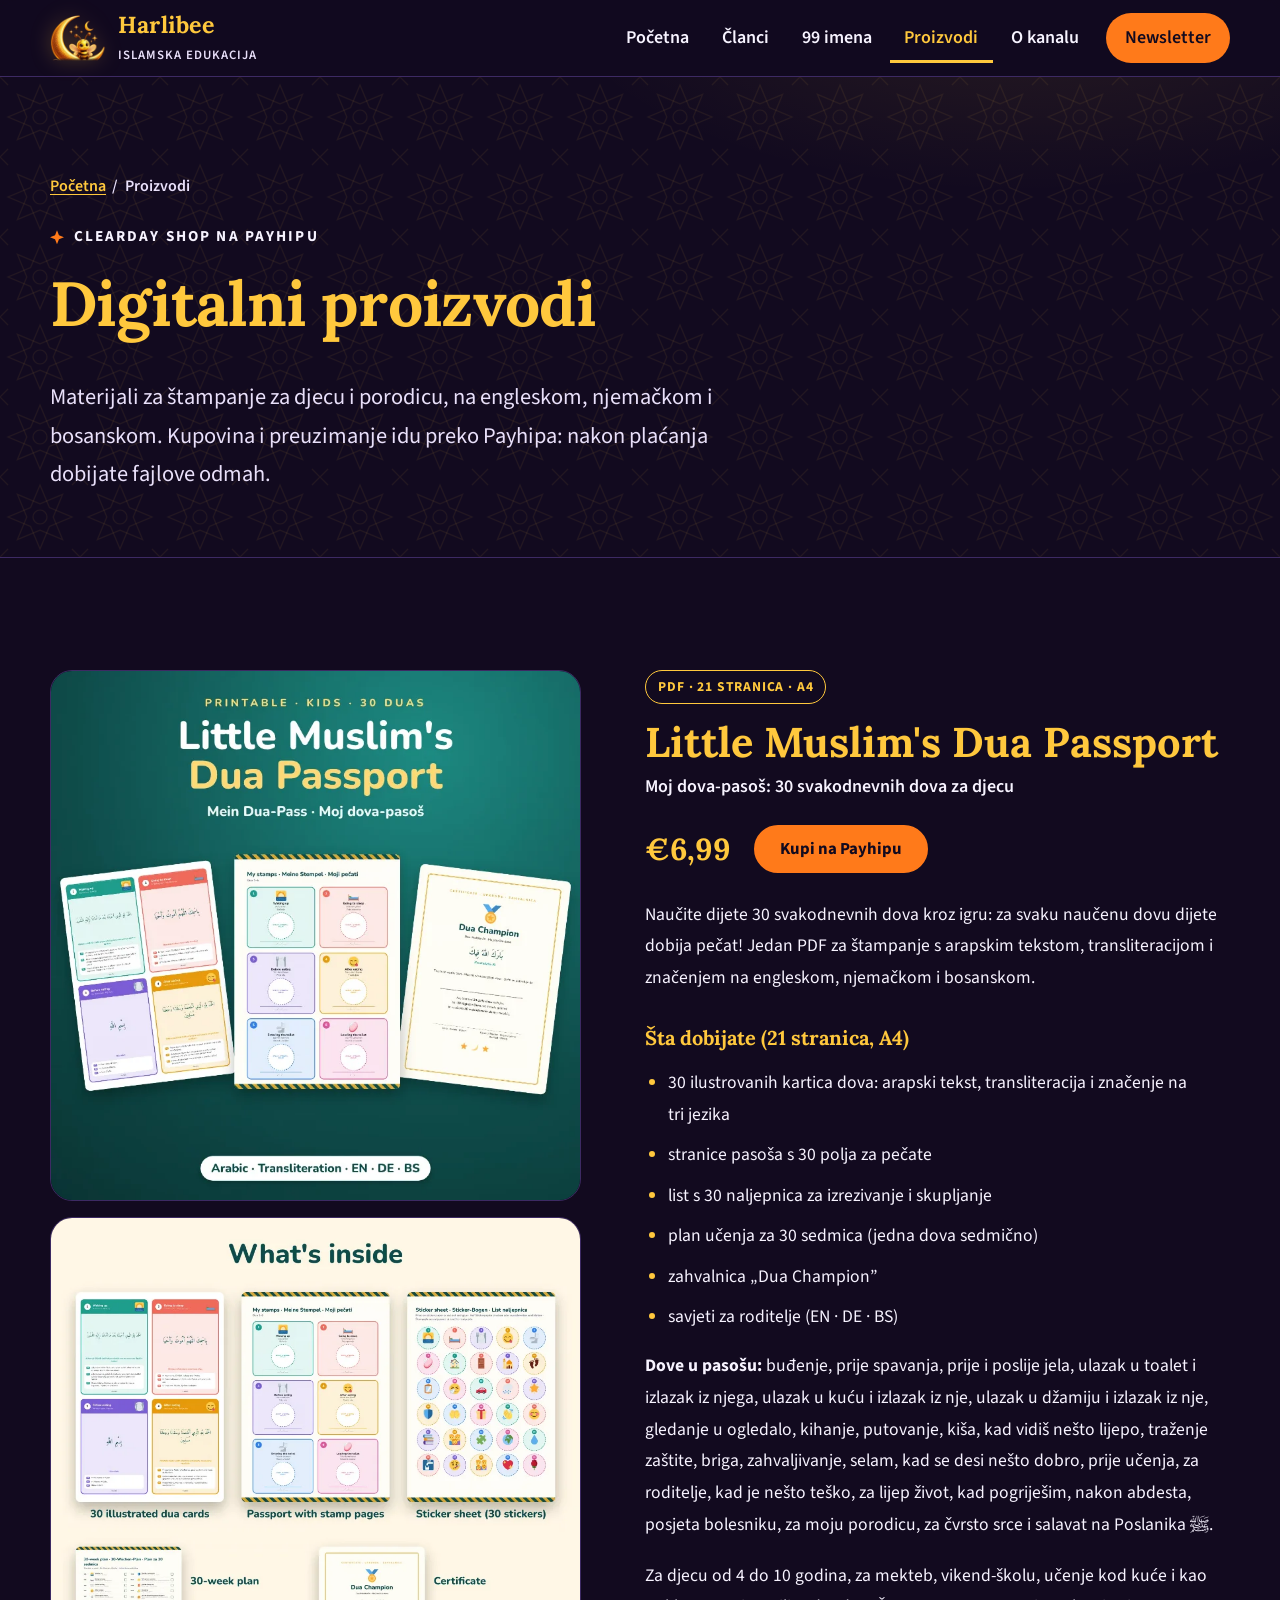
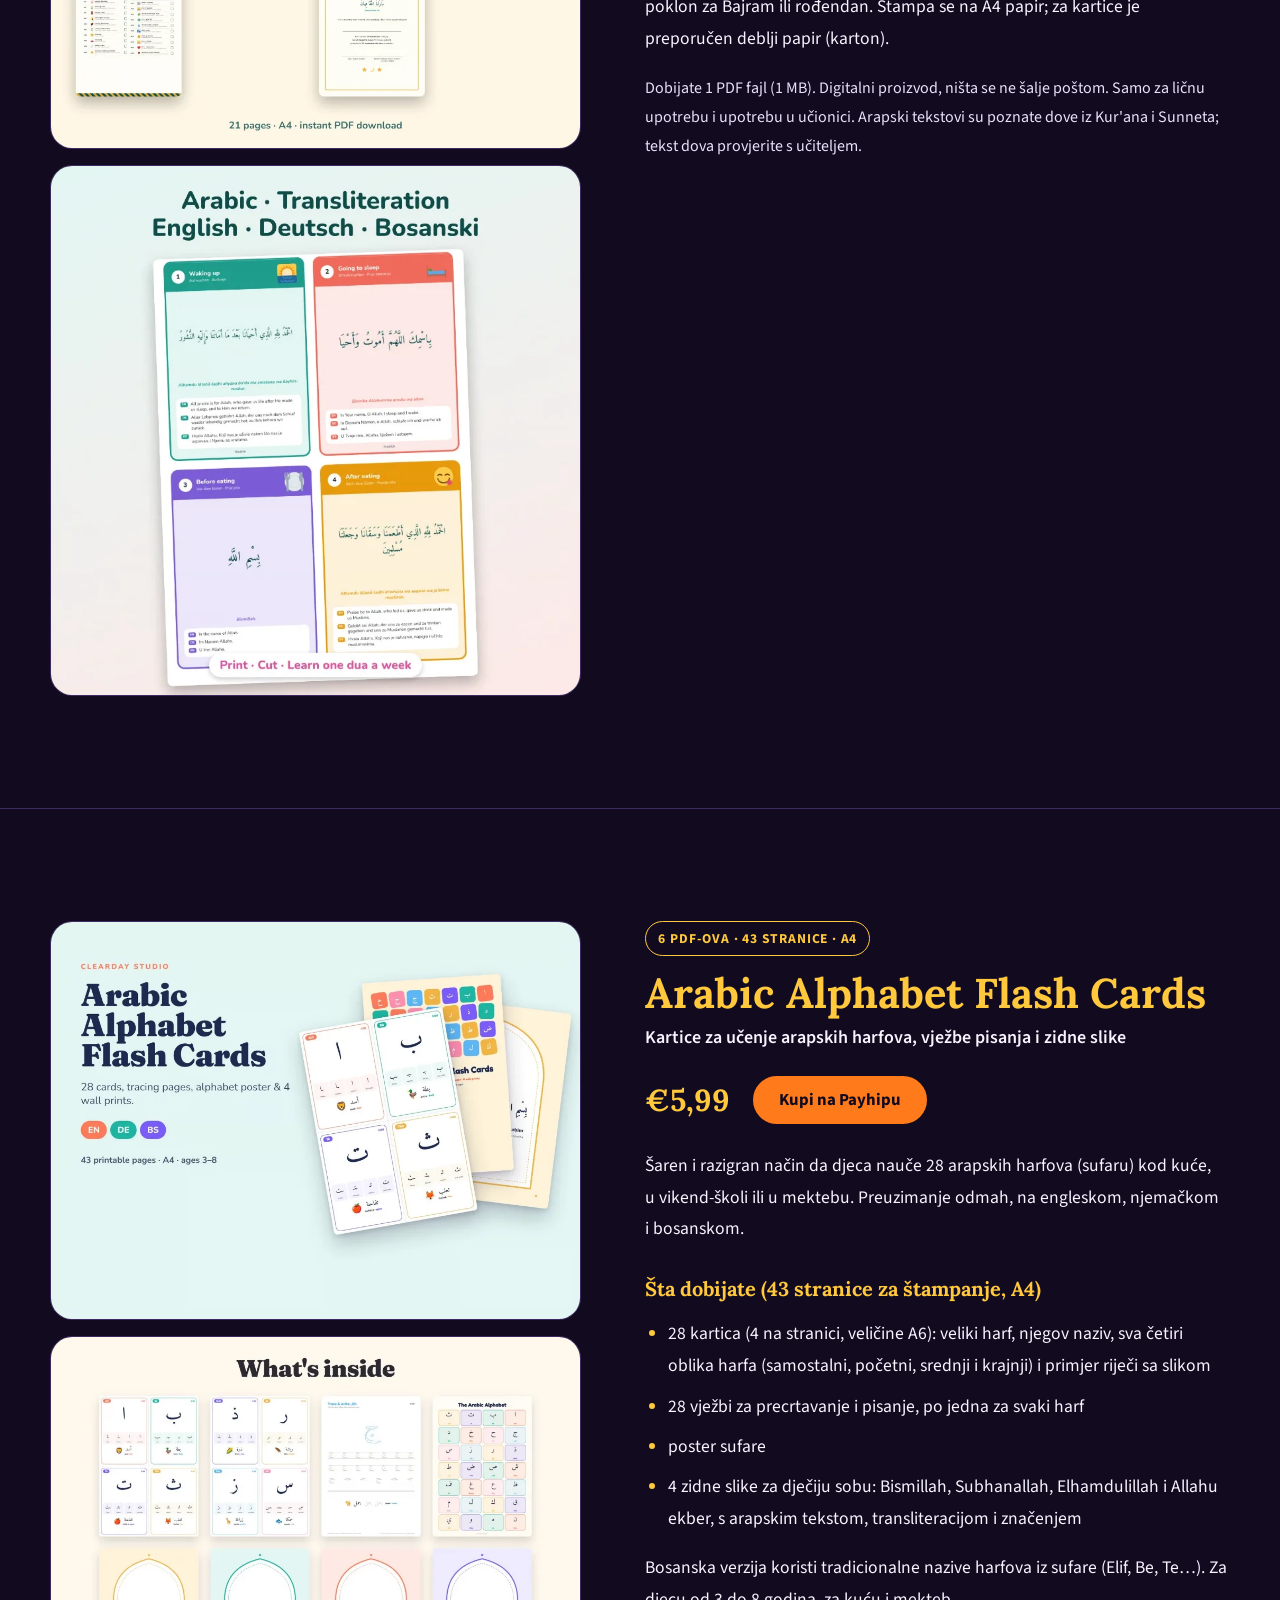
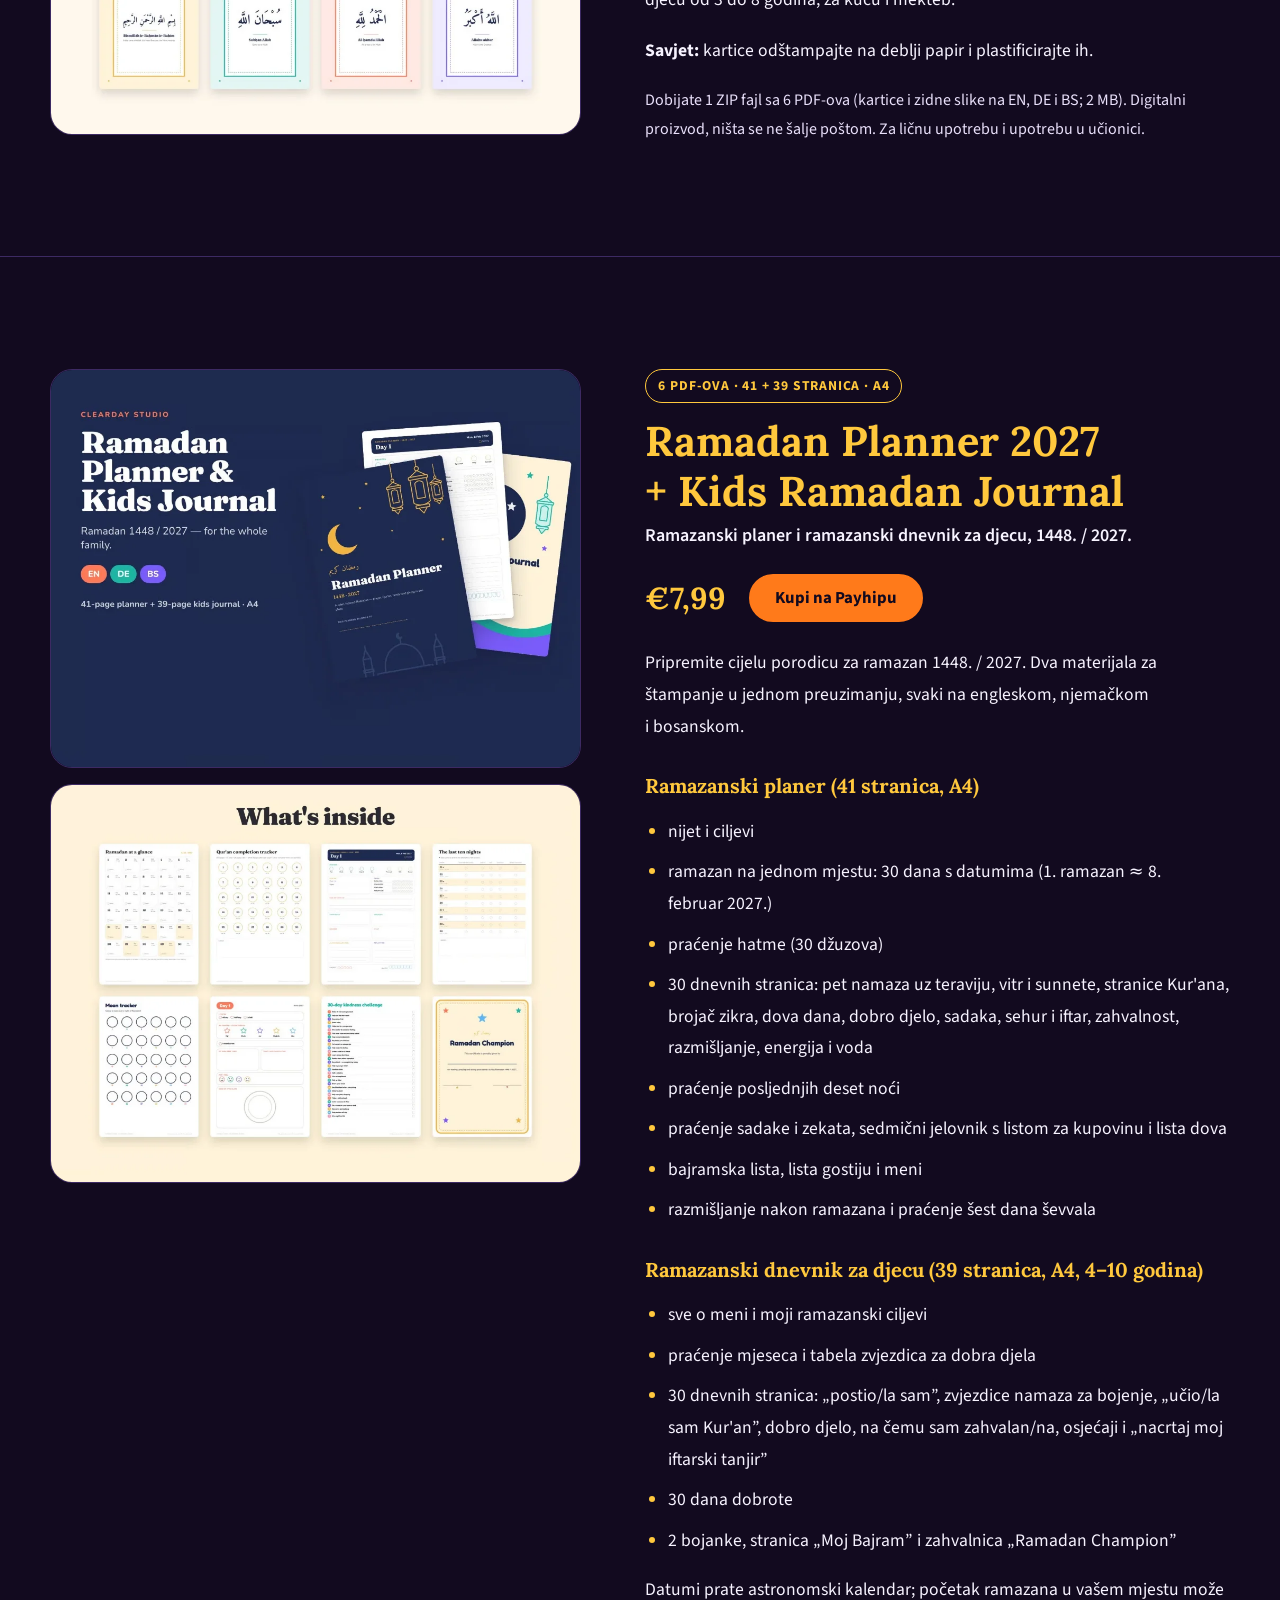
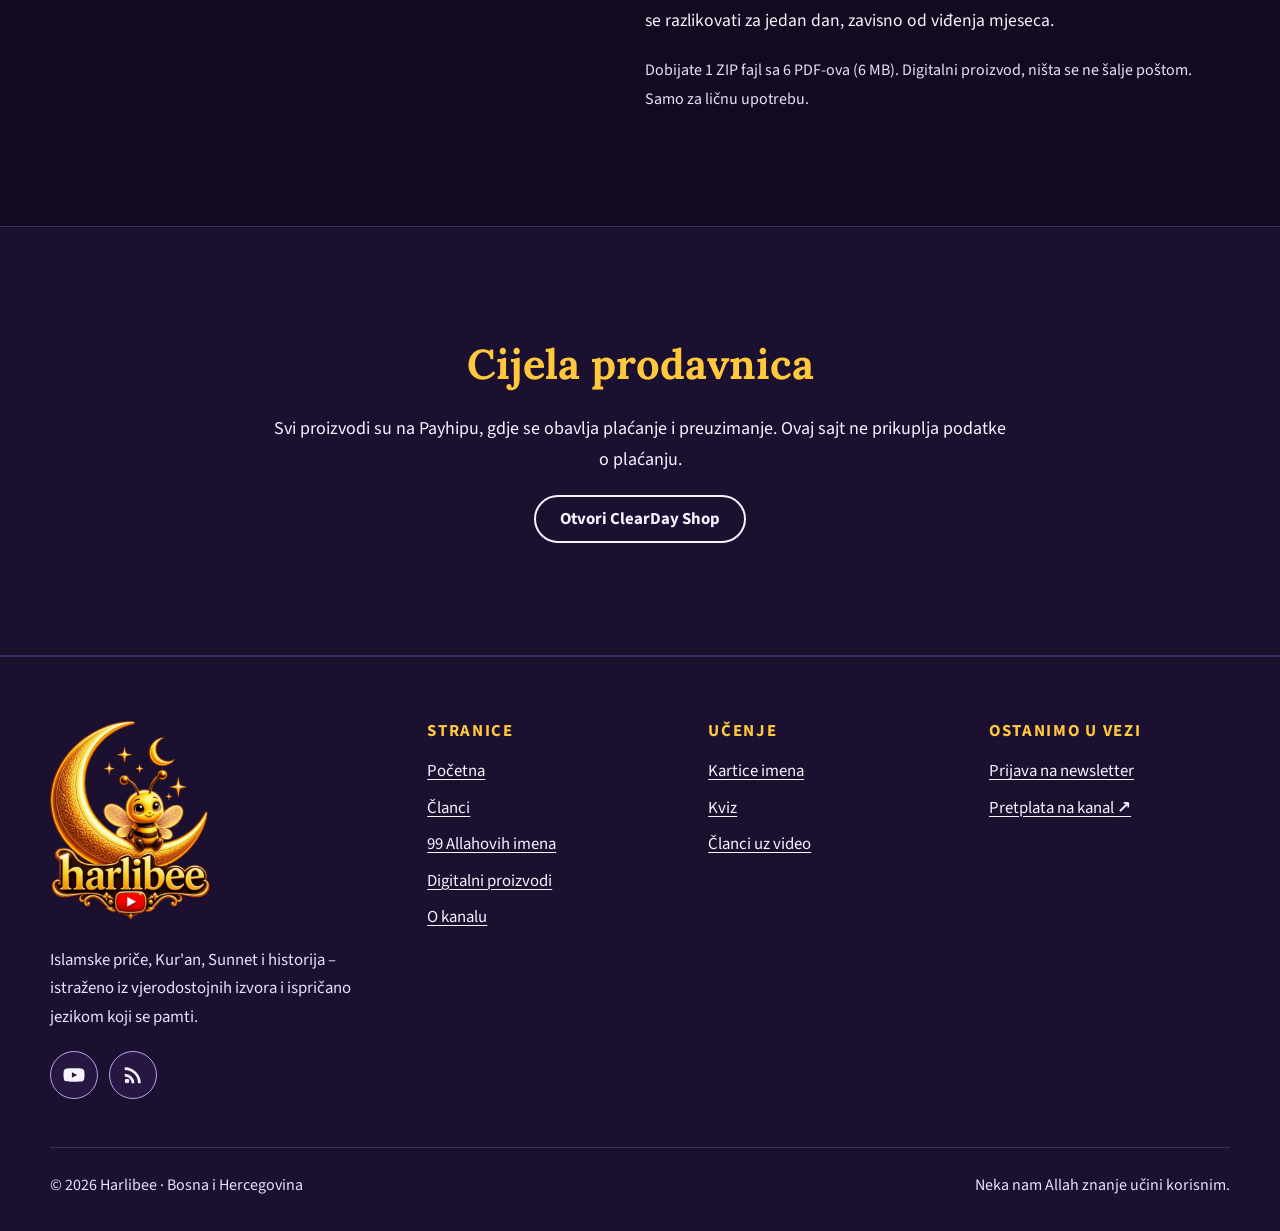
<file: proizvodi/index.html>
<!doctype html>
<html lang="bs" class="no-js" data-root="../">
<head>
  <meta charset="utf-8">
  <meta name="viewport" content="width=device-width, initial-scale=1">
  <title>Digitalni proizvodi | Harlibee</title>
  <meta name="description" content="Little Muslim&#x27;s Dua Passport, kartice arapskih harfova i Ramazanski planer 2027 s dnevnikom za djecu: materijali za štampanje na engleskom, njemačkom i bosanskom, dostupni na Payhipu.">
  <link rel="canonical" href="https://br0nhi.github.io/harlibee/proizvodi/">
  <meta name="theme-color" content="#120A1F">
  <meta name="color-scheme" content="dark">
  <link rel="icon" href="../assets/img/favicon-32.png" sizes="32x32" type="image/png">
  <link rel="icon" href="../assets/img/favicon-192.png" sizes="192x192" type="image/png">
  <link rel="apple-touch-icon" href="../assets/img/apple-touch-icon.png">
  <link rel="manifest" href="../site.webmanifest">

  <!-- Open Graph (Facebook, WhatsApp, Viber…) -->
  <meta property="og:type" content="website">
  <meta property="og:site_name" content="Harlibee">
  <meta property="og:locale" content="bs_BA">
  <meta property="og:title" content="Digitalni proizvodi">
  <meta property="og:description" content="Little Muslim&#x27;s Dua Passport, kartice arapskih harfova i Ramazanski planer 2027 s dnevnikom za djecu: materijali za štampanje na engleskom, njemačkom i bosanskom, dostupni na Payhipu.">
  <meta property="og:url" content="https://br0nhi.github.io/harlibee/proizvodi/">
  <meta property="og:image" content="https://br0nhi.github.io/harlibee/assets/img/og/og-proizvodi.png">
  <meta property="og:image:type" content="image/png">
  <meta property="og:image:width" content="1200">
  <meta property="og:image:height" content="630">
  <meta property="og:image:alt" content="Digitalni proizvodi Harlibee: Dua Passport, kartice arapskih harfova i Ramazanski planer">
  <meta name="twitter:card" content="summary_large_image">

  <link rel="preload" href="../assets/fonts/SourceSans3-400-latin.woff2" as="font" type="font/woff2" crossorigin>
  <link rel="preload" href="../assets/fonts/Lora-700-latin.woff2" as="font" type="font/woff2" crossorigin>
  <link rel="stylesheet" href="../assets/css/style.css">
  <!-- Analitika: GoatCounter (bez kolačića, bez praćenja pojedinaca) -->
  <script data-goatcounter="https://harlibee.goatcounter.com/count" async src="https://gc.zgo.at/count.js"></script>
  <script src="../assets/js/main.js" defer></script>
  <script type="application/ld+json">
{
    "@context": "https://schema.org",
    "@graph": [
      {
        "@type": "Product",
        "name": "Little Muslim's Dua Passport",
        "description": "Naučite dijete 30 svakodnevnih dova kroz igru: za svaku naučenu dovu dijete dobija pečat. Arapski tekst, transliteracija i značenje na engleskom, njemačkom i bosanskom.",
        "image": "https://br0nhi.github.io/harlibee/assets/img/proizvodi/dua-passport.webp",
        "url": "https://br0nhi.github.io/harlibee/proizvodi/#dua-passport",
        "offers": {
          "@type": "Offer",
          "price": "6.99",
          "priceCurrency": "EUR",
          "availability": "https://schema.org/InStock",
          "url": "https://payhip.com/b/m3DeU"
        }
      },
      {
        "@type": "Product",
        "name": "Arabic Alphabet Flash Cards",
        "description": "Kartice za učenje 28 arapskih harfova, vježbe pisanja, poster sufare i 4 zidne slike. Za djecu od 3 do 8 godina, na engleskom, njemačkom i bosanskom.",
        "image": "https://br0nhi.github.io/harlibee/assets/img/proizvodi/arapska-sufara.webp",
        "url": "https://br0nhi.github.io/harlibee/proizvodi/#arapska-sufara",
        "offers": {
          "@type": "Offer",
          "price": "5.99",
          "priceCurrency": "EUR",
          "availability": "https://schema.org/InStock",
          "url": "https://payhip.com/b/r8ORU"
        }
      },
      {
        "@type": "Product",
        "name": "Ramadan Planner 2027 + Kids Ramadan Journal",
        "description": "Pripremite cijelu porodicu za ramazan 1448. / 2027. Planer od 41 stranice i dnevnik za djecu od 39 stranica, na engleskom, njemačkom i bosanskom.",
        "image": "https://br0nhi.github.io/harlibee/assets/img/proizvodi/ramazan-planer.webp",
        "url": "https://br0nhi.github.io/harlibee/proizvodi/#ramazan-planer",
        "offers": {
          "@type": "Offer",
          "price": "7.99",
          "priceCurrency": "EUR",
          "availability": "https://schema.org/InStock",
          "url": "https://payhip.com/b/dJB0h"
        }
      }
    ]
  }
  </script>
</head>
<body>
  <a class="skip-link" href="#sadrzaj">Preskoči na sadržaj</a>

  <header class="site-header">
    <div class="container header-inner">
      <a class="brand" href="../">
        <img src="../assets/img/logo-mark.webp" alt="" width="56" height="56">
        <span><span class="brand-name">Harlibee</span><span class="brand-tag">Islamska edukacija</span></span>
      </a>
      <button class="nav-toggle" type="button" aria-expanded="false" aria-controls="site-nav">
        <span class="nav-toggle-bars" aria-hidden="true"></span>
        <span>Meni</span>
      </button>
      <nav class="site-nav" id="site-nav" aria-label="Glavna navigacija">
        <ul>
          <li><a href="../">Početna</a></li>
          <li><a href="../clanci/">Članci</a></li>
          <li><a href="../99-imena/">99 imena</a></li>
          <li><a href="../proizvodi/" aria-current="page">Proizvodi</a></li>
          <li><a href="../o-kanalu/">O kanalu</a></li>
          <li class="nav-cta"><a href="../newsletter/">Newsletter</a></li>
        </ul>
      </nav>
    </div>
  </header>

  <main id="sadrzaj" tabindex="-1">
    <section class="page-hero" aria-labelledby="page-title">
      <div class="container">
        <nav class="breadcrumbs" aria-label="Putanja"><ol><li><a href="../">Početna</a></li><li><span aria-current="page">Proizvodi</span></li></ol></nav>
        <p class="eyebrow">ClearDay Shop na Payhipu</p>
        <h1 id="page-title">Digitalni proizvodi</h1>
        <p class="lead">Materijali za štampanje za djecu i porodicu, na engleskom, njemačkom i bosanskom. Kupovina i preuzimanje idu preko Payhipa: nakon plaćanja dobijate fajlove odmah.</p>
      </div>
    </section>
    <section class="section product-detail" id="dua-passport" aria-labelledby="dua-passport-title">
      <div class="container product-grid">
        <div class="product-gallery">
          <img src="../assets/img/proizvodi/dua-passport.webp" alt="Naslovnica proizvoda Little Muslim&#x27;s Dua Passport s karticama dova, stranicom za pečate i zahvalnicom" width="800" height="800" decoding="async">
            <img src="../assets/img/proizvodi/dua-passport-sadrzaj.webp" alt="Pregled sadržaja: kartice dova, stranice za pečate, list naljepnica, plan za 30 sedmica i zahvalnica" width="1000" height="1000" loading="lazy" decoding="async">
            <img src="../assets/img/proizvodi/dua-passport-kartice.webp" alt="Četiri kartice dova s arapskim tekstom, transliteracijom i prijevodom na engleski, njemački i bosanski" width="800" height="800" loading="lazy" decoding="async">
        </div>
        <div class="product-info">
          <p class="meta"><span class="badge badge--outline">PDF · 21 stranica · A4</span></p>
          <h2 id="dua-passport-title">Little Muslim&#x27;s Dua Passport</h2>
          <p class="product-sub">Moj dova-pasoš: 30 svakodnevnih dova za djecu</p>
          <div class="product-buy">
            <p class="product-price"><span class="visually-hidden">Cijena: </span>€6,99</p>
            <a class="btn" href="https://payhip.com/b/m3DeU" target="_blank" rel="noopener" data-goatcounter-click="payhip-dua-passport" data-goatcounter-title="Payhip: Little Muslim&#x27;s Dua Passport (stranica proizvoda)">Kupi na Payhipu<span class="visually-hidden">: Little Muslim&#x27;s Dua Passport (novi prozor)</span></a>
          </div>
          <div class="prose product-prose">
            <p>Naučite dijete 30 svakodnevnih dova kroz igru: za svaku naučenu dovu dijete dobija pečat! Jedan PDF za štampanje s arapskim tekstom, transliteracijom i značenjem na engleskom, njemačkom i bosanskom.</p>
            <h3>Šta dobijate (21 stranica, A4)</h3>
            <ul>
              <li>30 ilustrovanih kartica dova: arapski tekst, transliteracija i značenje na tri jezika</li>
              <li>stranice pasoša s 30 polja za pečate</li>
              <li>list s 30 naljepnica za izrezivanje i skupljanje</li>
              <li>plan učenja za 30 sedmica (jedna dova sedmično)</li>
              <li>zahvalnica „Dua Champion”</li>
              <li>savjeti za roditelje (EN · DE · BS)</li>
            </ul>
            <p><strong>Dove u pasošu:</strong> buđenje, prije spavanja, prije i poslije jela, ulazak u toalet i izlazak iz njega, ulazak u kuću i izlazak iz nje, ulazak u džamiju i izlazak iz nje, gledanje u ogledalo, kihanje, putovanje, kiša, kad vidiš nešto lijepo, traženje zaštite, briga, zahvaljivanje, selam, kad se desi nešto dobro, prije učenja, za roditelje, kad je nešto teško, za lijep život, kad pogriješim, nakon abdesta, posjeta bolesniku, za moju porodicu, za čvrsto srce i salavat na Poslanika ﷺ.</p>
            <p>Za djecu od 4 do 10 godina, za mekteb, vikend-školu, učenje kod kuće i kao poklon za Bajram ili rođendan. Štampa se na A4 papir; za kartice je preporučen deblji papir (karton).</p>
            <p class="form-hint">Dobijate 1 PDF fajl (1 MB). Digitalni proizvod, ništa se ne šalje poštom. Samo za ličnu upotrebu i upotrebu u učionici. Arapski tekstovi su poznate dove iz Kur&#x27;ana i Sunneta; tekst dova provjerite s učiteljem.</p>
          </div>
        </div>
      </div>
    </section>
    <section class="section product-detail" id="arapska-sufara" aria-labelledby="arapska-sufara-title">
      <div class="container product-grid">
        <div class="product-gallery">
          <img src="../assets/img/proizvodi/arapska-sufara.webp" alt="Naslovnica proizvoda Arabic Alphabet Flash Cards s karticama harfova Elif, Be, Te i Se i posterom sufare" width="1000" height="750" decoding="async">
            <img src="../assets/img/proizvodi/arapska-sufara-sadrzaj.webp" alt="Pregled sadržaja: kartice harfova, vježba pisanja harfa Džim, poster sufare i četiri zidne slike s natpisima Bismillah, Subhanallah, Elhamdulillah i Allahu ekber" width="1000" height="750" loading="lazy" decoding="async">
        </div>
        <div class="product-info">
          <p class="meta"><span class="badge badge--outline">6 PDF-ova · 43 stranice · A4</span></p>
          <h2 id="arapska-sufara-title">Arabic Alphabet Flash Cards</h2>
          <p class="product-sub">Kartice za učenje arapskih harfova, vježbe pisanja i zidne slike</p>
          <div class="product-buy">
            <p class="product-price"><span class="visually-hidden">Cijena: </span>€5,99</p>
            <a class="btn" href="https://payhip.com/b/r8ORU" target="_blank" rel="noopener" data-goatcounter-click="payhip-arapska-sufara" data-goatcounter-title="Payhip: Arabic Alphabet Flash Cards (stranica proizvoda)">Kupi na Payhipu<span class="visually-hidden">: Arabic Alphabet Flash Cards (novi prozor)</span></a>
          </div>
          <div class="prose product-prose">
            <p>Šaren i razigran način da djeca nauče 28 arapskih harfova (sufaru) kod kuće, u vikend-školi ili u mektebu. Preuzimanje odmah, na engleskom, njemačkom i bosanskom.</p>
            <h3>Šta dobijate (43 stranice za štampanje, A4)</h3>
            <ul>
              <li>28 kartica (4 na stranici, veličine A6): veliki harf, njegov naziv, sva četiri oblika harfa (samostalni, početni, srednji i krajnji) i primjer riječi sa slikom</li>
              <li>28 vježbi za precrtavanje i pisanje, po jedna za svaki harf</li>
              <li>poster sufare</li>
              <li>4 zidne slike za dječiju sobu: Bismillah, Subhanallah, Elhamdulillah i Allahu ekber, s arapskim tekstom, transliteracijom i značenjem</li>
            </ul>
            <p>Bosanska verzija koristi tradicionalne nazive harfova iz sufare (Elif, Be, Te…). Za djecu od 3 do 8 godina, za kuću i mekteb.</p>
            <p><strong>Savjet:</strong> kartice odštampajte na deblji papir i plastificirajte ih.</p>
            <p class="form-hint">Dobijate 1 ZIP fajl sa 6 PDF-ova (kartice i zidne slike na EN, DE i BS; 2 MB). Digitalni proizvod, ništa se ne šalje poštom. Za ličnu upotrebu i upotrebu u učionici.</p>
          </div>
        </div>
      </div>
    </section>
    <section class="section product-detail" id="ramazan-planer" aria-labelledby="ramazan-planer-title">
      <div class="container product-grid">
        <div class="product-gallery">
          <img src="../assets/img/proizvodi/ramazan-planer.webp" alt="Naslovnica proizvoda Ramadan Planner i Kids Ramadan Journal za ramazan 1448. / 2027." width="1000" height="750" decoding="async">
            <img src="../assets/img/proizvodi/ramazan-planer-sadrzaj.webp" alt="Pregled stranica: ramazan na jednom mjestu, praćenje hatme, dnevna stranica, posljednjih deset noći, praćenje mjeseca, dnevnik za djecu, 30 dana dobrote i zahvalnica" width="1000" height="750" loading="lazy" decoding="async">
        </div>
        <div class="product-info">
          <p class="meta"><span class="badge badge--outline">6 PDF-ova · 41 + 39 stranica · A4</span></p>
          <h2 id="ramazan-planer-title">Ramadan Planner 2027 + Kids Ramadan Journal</h2>
          <p class="product-sub">Ramazanski planer i ramazanski dnevnik za djecu, 1448. / 2027.</p>
          <div class="product-buy">
            <p class="product-price"><span class="visually-hidden">Cijena: </span>€7,99</p>
            <a class="btn" href="https://payhip.com/b/dJB0h" target="_blank" rel="noopener" data-goatcounter-click="payhip-ramazan-planer" data-goatcounter-title="Payhip: Ramadan Planner 2027 + Kids Ramadan Journal (stranica proizvoda)">Kupi na Payhipu<span class="visually-hidden">: Ramadan Planner 2027 + Kids Ramadan Journal (novi prozor)</span></a>
          </div>
          <div class="prose product-prose">
            <p>Pripremite cijelu porodicu za ramazan 1448. / 2027. Dva materijala za štampanje u jednom preuzimanju, svaki na engleskom, njemačkom i bosanskom.</p>
            <h3>Ramazanski planer (41 stranica, A4)</h3>
            <ul>
              <li>nijet i ciljevi</li>
              <li>ramazan na jednom mjestu: 30 dana s datumima (1. ramazan ≈ 8. februar 2027.)</li>
              <li>praćenje hatme (30 džuzova)</li>
              <li>30 dnevnih stranica: pet namaza uz teraviju, vitr i sunnete, stranice Kur&#x27;ana, brojač zikra, dova dana, dobro djelo, sadaka, sehur i iftar, zahvalnost, razmišljanje, energija i voda</li>
              <li>praćenje posljednjih deset noći</li>
              <li>praćenje sadake i zekata, sedmični jelovnik s listom za kupovinu i lista dova</li>
              <li>bajramska lista, lista gostiju i meni</li>
              <li>razmišljanje nakon ramazana i praćenje šest dana ševvala</li>
            </ul>
            <h3>Ramazanski dnevnik za djecu (39 stranica, A4, 4–10 godina)</h3>
            <ul>
              <li>sve o meni i moji ramazanski ciljevi</li>
              <li>praćenje mjeseca i tabela zvjezdica za dobra djela</li>
              <li>30 dnevnih stranica: „postio/la sam”, zvjezdice namaza za bojenje, „učio/la sam Kur&#x27;an”, dobro djelo, na čemu sam zahvalan/na, osjećaji i „nacrtaj moj iftarski tanjir”</li>
              <li>30 dana dobrote</li>
              <li>2 bojanke, stranica „Moj Bajram” i zahvalnica „Ramadan Champion”</li>
            </ul>
            <p>Datumi prate astronomski kalendar; početak ramazana u vašem mjestu može se razlikovati za jedan dan, zavisno od viđenja mjeseca.</p>
            <p class="form-hint">Dobijate 1 ZIP fajl sa 6 PDF-ova (6 MB). Digitalni proizvod, ništa se ne šalje poštom. Samo za ličnu upotrebu.</p>
          </div>
        </div>
      </div>
    </section>

    <section class="section section--alt">
      <div class="container narrow center">
        <h2>Cijela prodavnica</h2>
        <p>Svi proizvodi su na Payhipu, gdje se obavlja plaćanje i preuzimanje. Ovaj sajt ne prikuplja podatke o plaćanju.</p>
        <a class="btn btn--ghost" href="https://payhip.com/cleardayshop" target="_blank" rel="noopener" data-goatcounter-click="payhip-prodavnica" data-goatcounter-title="Payhip: cijela prodavnica">Otvori ClearDay Shop<span class="visually-hidden"> (novi prozor)</span></a>
      </div>
    </section>

  </main>

  <footer class="site-footer">
    <div class="container">
      <div class="footer-grid">
        <div>
          <a class="footer-logo" href="../">
            <img src="../assets/img/logo.webp" alt="Harlibee – početna stranica" width="160" height="199" loading="lazy">
          </a>
          <p>Islamske priče, Kur'an, Sunnet i historija – istraženo iz vjerodostojnih izvora i ispričano jezikom koji se pamti.</p>
          <div class="social">
            <a href="https://www.youtube.com/@harlibee" target="_blank" rel="noopener"><svg viewBox="0 0 24 24" aria-hidden="true" focusable="false"><path fill="currentColor" d="M23 7.2a3 3 0 0 0-2.1-2.1C19 4.6 12 4.6 12 4.6s-7 0-8.9.5A3 3 0 0 0 1 7.2 31 31 0 0 0 .5 12 31 31 0 0 0 1 16.8a3 3 0 0 0 2.1 2.1c1.9.5 8.9.5 8.9.5s7 0 8.9-.5a3 3 0 0 0 2.1-2.1 31 31 0 0 0 .5-4.8 31 31 0 0 0-.5-4.8zM9.7 15.1V8.9l5.8 3.1z"/></svg><span class="visually-hidden">Harlibee na YouTubeu (novi prozor)</span></a>
            <a href="https://www.youtube.com/feeds/videos.xml?channel_id=UClXAOFnoNj5lPWU11vw2Rqw" target="_blank" rel="noopener"><svg viewBox="0 0 24 24" aria-hidden="true" focusable="false" fill="currentColor"><circle cx="5.5" cy="18.5" r="2.5"/><path d="M3 10.5v3a7.5 7.5 0 0 1 7.5 7.5h3A10.5 10.5 0 0 0 3 10.5zM3 3.5v3A14.5 14.5 0 0 1 17.5 21h3A17.5 17.5 0 0 0 3 3.5z"/></svg><span class="visually-hidden">RSS feed novih videa (novi prozor)</span></a>
          </div>
        </div>
        <nav aria-label="Stranice">
          <h2>Stranice</h2>
          <ul>
            <li><a href="../">Početna</a></li>
            <li><a href="../clanci/">Članci</a></li>
            <li><a href="../99-imena/">99 Allahovih imena</a></li>
            <li><a href="../proizvodi/">Digitalni proizvodi</a></li>
            <li><a href="../o-kanalu/">O kanalu</a></li>
          </ul>
        </nav>
        <div>
          <h2>Učenje</h2>
          <ul>
            <li><a href="../99-imena/#panel-kartice">Kartice imena</a></li>
            <li><a href="../99-imena/#panel-kviz">Kviz</a></li>
            <li><a href="../clanci/">Članci uz video</a></li>
          </ul>
        </div>
        <div>
          <h2>Ostanimo u vezi</h2>
          <ul>
            <li><a href="../newsletter/">Prijava na newsletter</a></li>
            <li><a class="ext" href="https://www.youtube.com/@harlibee?sub_confirmation=1" target="_blank" rel="noopener">Pretplata na kanal<span class="visually-hidden"> (novi prozor)</span></a></li>
          </ul>
        </div>
      </div>
      <div class="footer-bottom">
        <p>© <span data-year>2026</span> Harlibee · Bosna i Hercegovina</p>
        <p>Neka nam Allah znanje učini korisnim.</p>
      </div>
    </div>
  </footer>
</body>
</html>
</file>
<file: assets/css/style.css>
/* ==========================================================================
   Harlibee — islamski edukativni portal
   Paleta (high contrast, provjereno prema WCAG 2.2):
   tekst #F7F3FF na #120A1F = 17.6:1 · zlatna #FFC83D = 12.5:1
   dugme: #120A1F na #FF7A1A = 7.4:1 · tekst na površini #251742 >= 12.9:1
   ========================================================================== */

/* Fontovi su hostovani lokalno (brže, bez slanja podataka trećoj strani). Licenca: SIL Open Font License. */
@font-face { font-family: "Amiri"; font-style: normal; font-weight: 700; font-display: swap; src: url("../fonts/Amiri-700-arabic.woff2") format("woff2"); unicode-range: U+0600-06FF, U+0750-077F, U+0870-088E, U+0890-0891, U+0897-08E1, U+08E3-08FF, U+200C-200E, U+2010-2011, U+204F, U+2E41, U+FB50-FDFF, U+FE70-FE74, U+FE76-FEFC, U+102E0-102FB, U+10E60-10E7E, U+10EC2-10EC4, U+10EFC-10EFF, U+1EE00-1EE03, U+1EE05-1EE1F, U+1EE21-1EE22, U+1EE24, U+1EE27, U+1EE29-1EE32, U+1EE34-1EE37, U+1EE39, U+1EE3B, U+1EE42, U+1EE47, U+1EE49, U+1EE4B, U+1EE4D-1EE4F, U+1EE51-1EE52, U+1EE54, U+1EE57, U+1EE59, U+1EE5B, U+1EE5D, U+1EE5F, U+1EE61-1EE62, U+1EE64, U+1EE67-1EE6A, U+1EE6C-1EE72, U+1EE74-1EE77, U+1EE79-1EE7C, U+1EE7E, U+1EE80-1EE89, U+1EE8B-1EE9B, U+1EEA1-1EEA3, U+1EEA5-1EEA9, U+1EEAB-1EEBB, U+1EEF0-1EEF1; }
@font-face { font-family: "Lora"; font-style: normal; font-weight: 700; font-display: swap; src: url("../fonts/Lora-700-latin-ext.woff2") format("woff2"); unicode-range: U+0100-02BA, U+02BD-02C5, U+02C7-02CC, U+02CE-02D7, U+02DD-02FF, U+0304, U+0308, U+0329, U+1D00-1DBF, U+1E00-1E9F, U+1EF2-1EFF, U+2020, U+20A0-20AB, U+20AD-20C0, U+2113, U+2C60-2C7F, U+A720-A7FF; }
@font-face { font-family: "Lora"; font-style: normal; font-weight: 700; font-display: swap; src: url("../fonts/Lora-700-latin.woff2") format("woff2"); unicode-range: U+0000-00FF, U+0131, U+0152-0153, U+02BB-02BC, U+02C6, U+02DA, U+02DC, U+0304, U+0308, U+0329, U+2000-206F, U+20AC, U+2122, U+2191, U+2193, U+2212, U+2215, U+FEFF, U+FFFD; }
@font-face { font-family: "Source Sans 3"; font-style: normal; font-weight: 600 700; font-display: swap; src: url("../fonts/SourceSans3-600-latin-ext.woff2") format("woff2"); unicode-range: U+0100-02BA, U+02BD-02C5, U+02C7-02CC, U+02CE-02D7, U+02DD-02FF, U+0304, U+0308, U+0329, U+1D00-1DBF, U+1E00-1E9F, U+1EF2-1EFF, U+2020, U+20A0-20AB, U+20AD-20C0, U+2113, U+2C60-2C7F, U+A720-A7FF; }
@font-face { font-family: "Source Sans 3"; font-style: normal; font-weight: 600 700; font-display: swap; src: url("../fonts/SourceSans3-600-latin.woff2") format("woff2"); unicode-range: U+0000-00FF, U+0131, U+0152-0153, U+02BB-02BC, U+02C6, U+02DA, U+02DC, U+0304, U+0308, U+0329, U+2000-206F, U+20AC, U+2122, U+2191, U+2193, U+2212, U+2215, U+FEFF, U+FFFD; }
@font-face { font-family: "Source Sans 3"; font-style: normal; font-weight: 400; font-display: swap; src: url("../fonts/SourceSans3-400-latin-ext.woff2") format("woff2"); unicode-range: U+0100-02BA, U+02BD-02C5, U+02C7-02CC, U+02CE-02D7, U+02DD-02FF, U+0304, U+0308, U+0329, U+1D00-1DBF, U+1E00-1E9F, U+1EF2-1EFF, U+2020, U+20A0-20AB, U+20AD-20C0, U+2113, U+2C60-2C7F, U+A720-A7FF; }
@font-face { font-family: "Source Sans 3"; font-style: normal; font-weight: 400; font-display: swap; src: url("../fonts/SourceSans3-400-latin.woff2") format("woff2"); unicode-range: U+0000-00FF, U+0131, U+0152-0153, U+02BB-02BC, U+02C6, U+02DA, U+02DC, U+0304, U+0308, U+0329, U+2000-206F, U+20AC, U+2122, U+2191, U+2193, U+2212, U+2215, U+FEFF, U+FFFD; }

:root {
  --bg: #120A1F;
  --surface: #1B1030;
  --surface-2: #251742;
  --line: #3D2A63;          /* samo dekorativne linije */
  --line-strong: #B9A3E3;   /* rubovi polja za unos, >= 3:1 */
  --text: #F7F3FF;
  --text-soft: #E9E0FA;     /* >= 12.9:1 na svim površinama */
  --gold: #FFC83D;
  --orange: #FF7A1A;
  --orange-hover: #FFC83D;
  --on-accent: #120A1F;
  --success: #7CF2B0;       /* 13.4:1 na #120A1F */
  --danger: #FFB3B3;        /* 11.6:1 na #120A1F */

  --font-body: "Source Sans 3", "Amiri", "Segoe UI", system-ui, -apple-system, sans-serif;
  --font-head: "Lora", "Amiri", Georgia, "Times New Roman", serif;
  --font-ar: "Amiri", "Noto Naskh Arabic", "Traditional Arabic", serif;

  --radius: 14px;
  --radius-lg: 22px;
  --max: 1180px;
  --gutter: clamp(1rem, 4vw, 2rem);
  --space: clamp(4rem, 9vw, 7rem);
  --shadow: 0 18px 40px -20px rgba(0, 0, 0, .8);

  --pattern: url("data:image/svg+xml,%3Csvg xmlns='http://www.w3.org/2000/svg' width='80' height='80' viewBox='0 0 80 80'%3E%3Cg fill='none' stroke='%23FFC83D' stroke-opacity='.07' stroke-width='1.2'%3E%3Cpath d='M40 8l9.4 22.6L72 40l-22.6 9.4L40 72l-9.4-22.6L8 40l22.6-9.4z'/%3E%3Cpath d='M17.4 17.4L40 26.8l22.6-9.4-9.4 22.6 9.4 22.6L40 53.2l-22.6 9.4 9.4-22.6z'/%3E%3Ccircle cx='40' cy='40' r='7'/%3E%3Cpath d='M0 0l8 8M80 0l-8 8M0 80l8-8M80 80l-8-8'/%3E%3C/g%3E%3C/svg%3E");

  color-scheme: dark;
}

/* ---------- Osnova ---------- */
*, *::before, *::after { box-sizing: border-box; }
[hidden] { display: none !important; }
html { -webkit-text-size-adjust: 100%; scroll-padding-top: 6rem; }
@media (prefers-reduced-motion: no-preference) { html { scroll-behavior: smooth; } }

body {
  margin: 0;
  background: var(--bg);
  color: var(--text);
  font-family: var(--font-body);
  font-size: 1.125rem;
  font-weight: 400;
  line-height: 1.7;
  text-rendering: optimizeLegibility;
  overflow-x: hidden;
}

img, svg, video, iframe { max-width: 100%; display: block; }
img { height: auto; }

h1, h2, h3, h4 {
  font-family: var(--font-head);
  font-weight: 700;
  line-height: 1.2;
  color: var(--gold);
  margin: 0 0 .6em;
  text-wrap: balance;
}
h1 { font-size: clamp(2.2rem, 5.5vw, 3.9rem); letter-spacing: -.01em; }
h2 { font-size: clamp(1.75rem, 3.6vw, 2.6rem); }
h3 { font-size: clamp(1.25rem, 2.2vw, 1.5rem); }
p { margin: 0 0 1.1em; }
p, li { text-wrap: pretty; }
strong { font-weight: 700; color: var(--text); }

a {
  color: var(--gold);
  text-decoration: underline;
  text-decoration-thickness: .08em;
  text-underline-offset: .2em;
}
a:hover { text-decoration-thickness: .16em; }

/* Jasno vidljiv fokus za tastaturu */
:focus { outline: none; }
:focus-visible {
  outline: 3px solid var(--gold);
  outline-offset: 3px;
  border-radius: 6px;
  box-shadow: 0 0 0 7px var(--bg);
}
.btn:focus-visible { outline-color: var(--text); box-shadow: 0 0 0 6px var(--bg), 0 0 0 9px var(--gold); }

::selection { background: var(--gold); color: var(--on-accent); }

.visually-hidden {
  position: absolute !important; width: 1px; height: 1px; padding: 0; margin: -1px;
  overflow: hidden; clip: rect(0 0 0 0); white-space: nowrap; border: 0;
}

.skip-link {
  position: absolute; left: 1rem; top: -100px; z-index: 1000;
  background: var(--gold); color: var(--on-accent); font-weight: 700;
  padding: .8rem 1.2rem; border-radius: 10px; text-decoration: none;
}
.skip-link:focus { top: 1rem; }

.container { width: min(100% - 2 * var(--gutter), var(--max)); margin-inline: auto; }
.narrow { width: min(100% - 2 * var(--gutter), 760px); margin-inline: auto; }

.section { padding-block: var(--space); position: relative; }
.section--alt { background: var(--surface); border-block: 1px solid var(--line); }
.section--pattern { background-color: var(--bg); background-image: var(--pattern); }

.eyebrow {
  display: inline-flex; align-items: center; gap: .6rem;
  font-size: .95rem; font-weight: 700; letter-spacing: .14em; text-transform: uppercase;
  color: var(--text); margin-bottom: 1rem;
}
.eyebrow::before {
  content: ""; width: 14px; height: 14px; flex: none;
  background: var(--orange);
  clip-path: polygon(50% 0, 64% 36%, 100% 50%, 64% 64%, 50% 100%, 36% 64%, 0 50%, 36% 36%);
}

.lead { font-size: clamp(1.2rem, 2vw, 1.4rem); color: var(--text-soft); max-width: 62ch; }

.section-head { display: flex; flex-wrap: wrap; align-items: end; justify-content: space-between; gap: 1rem 2rem; margin-bottom: 2.5rem; }
.section-head h2 { margin: 0; }
.section-head p { margin: .5rem 0 0; color: var(--text-soft); max-width: 60ch; }

/* Ukrasni razdjelnik sa osmokrakom zvijezdom */
.divider {
  display: flex; align-items: center; gap: 1rem; color: var(--gold);
  margin: 2.5rem auto; max-width: 320px;
}
.divider::before, .divider::after { content: ""; flex: 1; height: 1px; background: linear-gradient(90deg, transparent, var(--gold), transparent); }
.divider svg { width: 22px; height: 22px; flex: none; }

/* ---------- Dugmad ---------- */
.btn {
  --_bg: var(--orange);
  display: inline-flex; align-items: center; justify-content: center; gap: .6rem;
  min-height: 48px; padding: .75rem 1.5rem;
  font: 700 1.05rem/1.2 var(--font-body);
  color: var(--on-accent); background: var(--_bg);
  border: 2px solid var(--_bg); border-radius: 999px;
  text-decoration: none; cursor: pointer;
  transition: background-color .2s, border-color .2s, transform .2s;
}
.btn:hover { --_bg: var(--orange-hover); text-decoration: none; }
.btn:active { transform: translateY(1px); }
.btn svg { width: 1.2em; height: 1.2em; flex: none; }
.btn--ghost { background: transparent; color: var(--text); border-color: var(--text); }
.btn--ghost:hover { background: var(--text); color: var(--on-accent); border-color: var(--text); }
.btn--small { min-height: 44px; padding: .5rem 1.1rem; font-size: .98rem; }
.btn[disabled], .btn[aria-disabled="true"] { cursor: not-allowed; opacity: 1; background: var(--surface-2); border-color: var(--line-strong); color: var(--text); }
.btn-row { display: flex; flex-wrap: wrap; gap: .9rem; }

.link-arrow { font-weight: 700; display: inline-flex; align-items: center; gap: .4rem; }
.link-arrow::after { content: "→"; transition: transform .2s; }
.link-arrow:hover::after { transform: translateX(4px); }

/* ---------- Zaglavlje ---------- */
.site-header {
  position: sticky; top: 0; z-index: 100;
  background: rgba(18, 10, 31, .94);
  border-bottom: 1px solid var(--line);
}
@supports (backdrop-filter: blur(10px)) {
  .site-header { background: rgba(18, 10, 31, .82); backdrop-filter: blur(12px) saturate(1.3); }
}
.header-inner { display: flex; align-items: center; justify-content: space-between; gap: 1rem; min-height: 76px; }

.brand { display: inline-flex; align-items: center; gap: .75rem; text-decoration: none; color: var(--text); }
.brand:hover { text-decoration: none; }
.brand img { width: 56px; height: 56px; filter: drop-shadow(0 0 10px rgba(255, 200, 61, .25)); }
.brand-name { font: 700 1.45rem/1 var(--font-head); color: var(--gold); letter-spacing: .01em; }
.brand-tag { display: block; font: 600 .8rem/1.2 var(--font-body); color: var(--text-soft); letter-spacing: .08em; text-transform: uppercase; margin-top: .25rem; }

.nav-toggle {
  display: none; align-items: center; gap: .5rem;
  min-height: 48px; padding: .5rem 1rem;
  background: transparent; color: var(--text);
  border: 2px solid var(--line-strong); border-radius: 999px;
  font: 700 1rem var(--font-body); cursor: pointer;
}
.nav-toggle-bars { position: relative; width: 20px; height: 2px; background: currentColor; border-radius: 2px; }
.nav-toggle-bars::before, .nav-toggle-bars::after { content: ""; position: absolute; left: 0; width: 20px; height: 2px; background: currentColor; border-radius: 2px; transition: transform .2s; }
.nav-toggle-bars::before { top: -6px; }
.nav-toggle-bars::after { top: 6px; }
.nav-toggle[aria-expanded="true"] .nav-toggle-bars { background: transparent; }
.nav-toggle[aria-expanded="true"] .nav-toggle-bars::before { transform: translateY(6px) rotate(45deg); }
.nav-toggle[aria-expanded="true"] .nav-toggle-bars::after { transform: translateY(-6px) rotate(-45deg); }

.site-nav ul { list-style: none; margin: 0; padding: 0; display: flex; align-items: center; gap: .25rem; }
.site-nav a {
  display: block; padding: .6rem .9rem; border-radius: 999px;
  color: var(--text); text-decoration: none; font-weight: 600;
}
.site-nav a:hover { background: var(--surface-2); }
.site-nav a[aria-current="page"] { color: var(--gold); box-shadow: inset 0 -3px 0 var(--gold); border-radius: 6px 6px 0 0; }
.site-nav .nav-cta a { background: var(--orange); color: var(--on-accent); margin-left: .5rem; padding-inline: 1.2rem; }
.site-nav .nav-cta a:hover { background: var(--gold); }
.site-nav .nav-cta a[aria-current="page"] { box-shadow: none; border-radius: 999px; }

@media (max-width: 920px) {
  .nav-toggle { display: inline-flex; }
  .site-nav { position: absolute; inset: 100% 0 auto 0; background: var(--bg); border-bottom: 1px solid var(--line); display: none; }
  .site-nav.is-open { display: block; }
  .site-nav ul { flex-direction: column; align-items: stretch; padding: 1rem var(--gutter) 1.5rem; gap: .3rem; }
  .site-nav a { padding: .9rem 1rem; font-size: 1.1rem; border-radius: 10px; }
  .site-nav a[aria-current="page"] { box-shadow: inset 4px 0 0 var(--gold); border-radius: 4px 10px 10px 4px; background: var(--surface); }
  .site-nav .nav-cta a { margin: .5rem 0 0; text-align: center; border-radius: 999px; }
  .no-js .site-nav { position: static; display: block; }
}

/* ---------- Hero ---------- */
.hero {
  position: relative; overflow: hidden;
  padding-block: clamp(4rem, 10vw, 8rem) clamp(4rem, 8vw, 6.5rem);
  background:
    radial-gradient(60rem 30rem at 85% -10%, rgba(255, 200, 61, .10), transparent 60%),
    radial-gradient(40rem 26rem at -10% 110%, rgba(255, 122, 26, .09), transparent 60%),
    var(--pattern), var(--bg);
}
.hero-grid { display: grid; grid-template-columns: 1.15fr .85fr; gap: clamp(2rem, 6vw, 5rem); align-items: center; }
.hero h1 { margin-bottom: .45em; }
.hero h1 .accent { color: var(--text); display: block; }
.hero .lead { margin-bottom: 2rem; }
.hero-art { position: relative; justify-self: center; width: min(100%, 420px); aspect-ratio: 1; }
.hero-art svg { width: 100%; height: 100%; }
.hero-art .ayah {
  position: absolute; inset: 0; display: grid; place-content: center; text-align: center; padding: 22%;
}
.hero-art .ayah p { margin: 0; }
.hero-art .ayah .ar { font: 700 clamp(1.5rem, 3.6vw, 2.2rem)/1.8 var(--font-ar); color: var(--gold); }
.hero-art .ayah .tr { font-size: .98rem; color: var(--text); line-height: 1.45; margin-top: .4rem; }
.hero-art .ayah .ref { font-size: .88rem; color: var(--text-soft); font-weight: 600; margin-top: .4rem; }

.hero-points { display: flex; flex-wrap: wrap; gap: .6rem 1.4rem; list-style: none; padding: 0; margin: 2.2rem 0 0; }
.hero-points li { display: flex; align-items: center; gap: .5rem; font-weight: 600; color: var(--text-soft); }
.hero-points svg { width: 20px; height: 20px; color: var(--gold); flex: none; }

@media (max-width: 860px) {
  .hero-grid { grid-template-columns: 1fr; }
  .hero-art { width: min(100%, 340px); order: -1; }
}

/* Unutrašnje zaglavlje stranice */
.page-hero {
  padding-block: clamp(3.5rem, 8vw, 6rem) clamp(2.5rem, 6vw, 4rem);
  background: radial-gradient(50rem 22rem at 80% -20%, rgba(255, 200, 61, .10), transparent 60%), var(--pattern), var(--bg);
  border-bottom: 1px solid var(--line);
}
.page-hero .lead { margin-bottom: 0; }

.breadcrumbs ol { list-style: none; display: flex; flex-wrap: wrap; gap: .4rem; padding: 0; margin: 0 0 1.5rem; font-size: 1rem; font-weight: 600; }
.breadcrumbs li:not(:last-child)::after { content: "/"; margin-left: .4rem; color: var(--text-soft); }
.breadcrumbs [aria-current] { color: var(--text-soft); }

/* ---------- Kartice i mreže ---------- */
.grid { display: grid; gap: clamp(1rem, 2.5vw, 1.75rem); }
.grid--3 { grid-template-columns: repeat(auto-fill, minmax(min(100%, 300px), 1fr)); }
.grid--4 { grid-template-columns: repeat(auto-fill, minmax(min(100%, 240px), 1fr)); }
.grid--2 { grid-template-columns: repeat(auto-fit, minmax(min(100%, 380px), 1fr)); }

.card {
  position: relative; display: flex; flex-direction: column;
  background: var(--surface); border: 1px solid var(--line); border-radius: var(--radius-lg);
  padding: clamp(1.4rem, 3vw, 2rem); box-shadow: var(--shadow);
  transition: border-color .2s, transform .2s;
}
.card:hover { border-color: var(--gold); }
.card h3 { margin-bottom: .4em; }
.card p { color: var(--text-soft); }
.card p:last-child { margin-bottom: 0; }
.card-icon {
  width: 56px; height: 56px; display: grid; place-items: center; margin-bottom: 1.2rem;
  border-radius: 16px; background: var(--surface-2); color: var(--gold); border: 1px solid var(--line);
}
.card-icon svg { width: 28px; height: 28px; }

/* Klikabilna kartica: cijela površina, jedan link */
.card--link a.stretched::after { content: ""; position: absolute; inset: 0; border-radius: inherit; }
.card--link a.stretched { text-decoration: none; color: var(--gold); }
.card--link:hover a.stretched { text-decoration: underline; }
.card--link:focus-within { border-color: var(--gold); }
.card--link a.stretched:focus-visible { outline: none; box-shadow: none; }
.card--link:has(a.stretched:focus-visible) { outline: 3px solid var(--gold); outline-offset: 4px; }

/* ---------- Video ---------- */
.video-card { padding: 0; overflow: hidden; }
.video-card .thumb { position: relative; aspect-ratio: 16 / 9; background: var(--surface-2); overflow: hidden; }
.video-card .thumb img { width: 100%; height: 100%; object-fit: cover; transition: transform .4s; }
.video-card:hover .thumb img { transform: scale(1.04); }
.video-card .thumb .play {
  position: absolute; right: .9rem; bottom: .9rem; width: 48px; height: 48px; border-radius: 50%;
  display: grid; place-items: center; background: var(--orange); color: var(--on-accent);
}
.video-card .thumb .play svg { width: 20px; height: 20px; margin-left: 3px; }
.video-card .body { padding: 1.25rem 1.4rem 1.5rem; display: flex; flex-direction: column; gap: .5rem; flex: 1; }
.video-card h3 { font-size: 1.2rem; margin: 0; line-height: 1.35; }
.meta { font-size: .98rem; font-weight: 600; color: var(--text-soft); display: flex; flex-wrap: wrap; gap: .3rem 1rem; }
.meta span { display: inline-flex; align-items: center; gap: .35rem; }

.video-skeleton { min-height: 320px; background: linear-gradient(100deg, var(--surface) 30%, var(--surface-2) 50%, var(--surface) 70%) 0 0 / 300% 100%; border-radius: var(--radius-lg); }
@media (prefers-reduced-motion: no-preference) { .video-skeleton { animation: shimmer 1.6s infinite linear; } }
@keyframes shimmer { to { background-position: -150% 0; } }

/* Lagani YouTube player: iframe se učitava tek na klik (brže i privatnije) */
.yt {
  position: relative; aspect-ratio: 16 / 9; width: 100%;
  border-radius: var(--radius-lg); overflow: hidden; background: #000;
  border: 1px solid var(--line); box-shadow: var(--shadow);
}
.yt iframe { position: absolute; inset: 0; width: 100%; height: 100%; border: 0; }
.yt-button {
  position: absolute; inset: 0; width: 100%; height: 100%; padding: 0; margin: 0;
  border: 0; background: #000; cursor: pointer; color: var(--text);
}
.yt-button img { width: 100%; height: 100%; object-fit: cover; opacity: .82; transition: opacity .2s; }
.yt-button:hover img { opacity: 1; }
.yt-button .yt-play {
  position: absolute; left: 50%; top: 50%; transform: translate(-50%, -50%);
  display: inline-flex; align-items: center; gap: .6rem;
  background: var(--orange); color: var(--on-accent);
  font: 700 1.05rem var(--font-body); padding: .9rem 1.5rem; border-radius: 999px;
  box-shadow: 0 10px 30px rgba(0, 0, 0, .5);
}
.yt-button:hover .yt-play { background: var(--gold); }
.yt-button .yt-play svg { width: 22px; height: 22px; }
.yt-button:focus-visible { outline: 4px solid var(--gold); outline-offset: -4px; box-shadow: none; border-radius: 0; }
.yt-note { font-size: 1rem; color: var(--text-soft); margin-top: .8rem; }

.featured-video { display: grid; grid-template-columns: 1.4fr 1fr; gap: clamp(1.5rem, 4vw, 3rem); align-items: center; margin-bottom: 3rem; }
.featured-video h3 { font-size: clamp(1.4rem, 2.6vw, 2rem); }
@media (max-width: 860px) { .featured-video { grid-template-columns: 1fr; } }

.badge {
  display: inline-block; font-size: .85rem; font-weight: 700; letter-spacing: .06em; text-transform: uppercase;
  padding: .3rem .75rem; border-radius: 999px; background: var(--gold); color: var(--on-accent);
}
.badge--outline { background: transparent; color: var(--gold); border: 1.5px solid var(--gold); }

/* ---------- Teme / stubovi ---------- */
.pillars .card-icon { background: rgba(255, 200, 61, .1); }

/* ---------- Istaknuti blok ---------- */
.feature-band {
  display: grid; grid-template-columns: 1fr auto; gap: 2rem; align-items: center;
  padding: clamp(2rem, 5vw, 3.5rem);
  border-radius: var(--radius-lg); border: 1px solid var(--gold);
  background: var(--pattern), linear-gradient(135deg, var(--surface-2), var(--surface));
}
.feature-band h2 { margin-bottom: .3em; }
.feature-band p { margin: 0; color: var(--text-soft); max-width: 60ch; }
.feature-band .ar-big { font: 700 clamp(2.4rem, 6vw, 4rem)/1.4 var(--font-ar); color: var(--gold); text-align: center; }
@media (max-width: 760px) { .feature-band { grid-template-columns: 1fr; } }

/* ---------- Članak ---------- */
.article-header .meta { margin-top: 1.2rem; }
.prose { font-size: 1.2rem; line-height: 1.8; }
.prose h2 { font-size: clamp(1.5rem, 3vw, 2rem); margin-top: 2.4em; }
.prose h3 { margin-top: 1.8em; }
.prose ul, .prose ol { padding-left: 1.4rem; }
.prose li { margin-bottom: .5em; }
.prose li::marker { color: var(--gold); font-weight: 700; }
.prose blockquote {
  margin: 2rem 0; padding: 1.4rem 1.6rem;
  background: var(--surface); border-left: 4px solid var(--gold); border-radius: 0 var(--radius) var(--radius) 0;
}
.prose blockquote p:last-child { margin-bottom: 0; }
.prose blockquote cite { display: block; margin-top: .6rem; font-style: normal; font-weight: 700; font-size: 1rem; color: var(--text-soft); }
.prose .ar { font: 700 1.7rem/2 var(--font-ar); color: var(--gold); display: block; margin-bottom: .6rem; }
.prose sup a { text-decoration: none; font-weight: 700; padding: 0 .15em; }

.callout {
  margin: 2rem 0; padding: 1.3rem 1.5rem; border-radius: var(--radius);
  background: var(--surface-2); border: 1px solid var(--line-strong);
}
.callout-title { font-weight: 700; color: var(--gold); display: block; margin-bottom: .3rem; }
.callout p:last-child { margin-bottom: 0; }

.sources { margin-top: 3.5rem; padding: 1.8rem; border-radius: var(--radius-lg); background: var(--surface); border: 1px solid var(--line); }
.sources h2 { font-size: 1.5rem; margin: 0 0 1rem; }
.sources ol { margin: 0; padding-left: 1.4rem; font-size: 1.05rem; }
.sources li { margin-bottom: .6rem; }
.sources li:target { background: var(--surface-2); outline: 2px solid var(--gold); outline-offset: 4px; border-radius: 4px; }

.toc { padding: 1.4rem 1.6rem; border-radius: var(--radius); background: var(--surface); border: 1px solid var(--line); margin: 2rem 0; }
.toc h2 { font-size: 1.15rem; margin: 0 0 .6rem; font-family: var(--font-body); letter-spacing: .08em; text-transform: uppercase; }
.toc ol { margin: 0; padding-left: 1.3rem; }

.share { display: flex; flex-wrap: wrap; align-items: center; gap: .8rem; margin-top: 2.5rem; padding-top: 2rem; border-top: 1px solid var(--line); }
.share strong { margin-right: .4rem; }

.article-list .card .meta { margin-bottom: .6rem; }

/* ---------- 99 imena ---------- */
.progress-panel {
  display: grid; grid-template-columns: 1fr auto; gap: 1rem 2rem; align-items: center;
  padding: 1.5rem 1.8rem; border-radius: var(--radius-lg); background: var(--surface); border: 1px solid var(--line);
}
.progress-panel h2 { font-size: 1.35rem; margin: 0 0 .3rem; }
.progress-panel p { margin: 0; color: var(--text-soft); }
.progress-bar { grid-column: 1 / -1; height: 14px; border-radius: 999px; background: var(--surface-2); border: 1px solid var(--line-strong); overflow: hidden; }
.progress-bar span { display: block; height: 100%; width: 0; background: linear-gradient(90deg, var(--orange), var(--gold)); border-radius: inherit; transition: width .4s; }
.progress-count { font: 700 2rem/1 var(--font-head); color: var(--gold); }
.progress-count small { font-size: 1rem; color: var(--text-soft); font-family: var(--font-body); }

.tabs { display: flex; flex-wrap: wrap; gap: .5rem; margin: 2.5rem 0 2rem; padding: .4rem; background: var(--surface); border: 1px solid var(--line); border-radius: 999px; width: fit-content; max-width: 100%; }
.tabs [role="tab"] {
  min-height: 46px; padding: .5rem 1.3rem; border-radius: 999px; border: 0; background: transparent;
  color: var(--text); font: 700 1.02rem var(--font-body); cursor: pointer;
}
.tabs [role="tab"]:hover { background: var(--surface-2); }
.tabs [role="tab"][aria-selected="true"] { background: var(--gold); color: var(--on-accent); }

.toolbar { display: flex; flex-wrap: wrap; gap: 1rem; align-items: end; margin-bottom: 1.8rem; }
.field { display: flex; flex-direction: column; gap: .4rem; }
.field label, .field .label { font-weight: 700; font-size: 1rem; }
.field--grow { flex: 1 1 260px; }
input[type="text"], input[type="email"], input[type="search"], select {
  width: 100%; min-height: 50px; padding: .7rem 1rem;
  font: 400 1.08rem var(--font-body); color: var(--text);
  background: var(--bg); border: 2px solid var(--line-strong); border-radius: 12px;
}
select { padding-right: 2.6rem; appearance: none; background-image: url("data:image/svg+xml,%3Csvg xmlns='http://www.w3.org/2000/svg' width='14' height='9' viewBox='0 0 14 9'%3E%3Cpath d='M1 1l6 6 6-6' fill='none' stroke='%23FFC83D' stroke-width='2.2'/%3E%3C/svg%3E"); background-repeat: no-repeat; background-position: right 1rem center; }
input::placeholder { color: var(--text-soft); opacity: 1; }
input:focus-visible, select:focus-visible { border-color: var(--gold); }

.switch { display: inline-flex; align-items: center; gap: .7rem; font-weight: 700; cursor: pointer; min-height: 50px; }
.switch input { width: 24px; height: 24px; accent-color: var(--orange); cursor: pointer; }

.names-grid { display: grid; gap: 1.1rem; grid-template-columns: repeat(auto-fill, minmax(min(100%, 250px), 1fr)); list-style: none; padding: 0; margin: 0; }
.name-card {
  position: relative; display: flex; flex-direction: column; text-align: center;
  padding: 1.6rem 1.2rem 1.2rem; border-radius: var(--radius-lg);
  background: var(--pattern), var(--surface); border: 1px solid var(--line);
  transition: border-color .2s;
}
.name-card:hover { border-color: var(--line-strong); }
.name-card.is-learned { border-color: var(--gold); background: var(--pattern), linear-gradient(180deg, rgba(255, 200, 61, .08), transparent 60%), var(--surface); }
.name-num {
  position: absolute; top: .9rem; left: .9rem; min-width: 34px; height: 34px; padding: 0 .4rem;
  display: grid; place-items: center; border-radius: 10px;
  font: 700 .95rem var(--font-body); color: var(--text); background: var(--surface-2); border: 1px solid var(--line);
}
.name-card .learned-flag { position: absolute; top: .9rem; right: .9rem; width: 34px; height: 34px; display: none; place-items: center; border-radius: 50%; background: var(--gold); color: var(--on-accent); }
.name-card.is-learned .learned-flag { display: grid; }
.name-card .learned-flag svg { width: 18px; height: 18px; }
.name-ar { font: 700 2.5rem/1.6 var(--font-ar); color: var(--gold); margin: .6rem 0 .2rem; }
.name-tr { font: 700 1.3rem/1.3 var(--font-head); color: var(--text); margin: 0 0 .4rem; }
.name-mean { color: var(--text-soft); margin: 0 0 1.2rem; flex: 1; font-size: 1.05rem; line-height: 1.5; }
.name-card .reveal { margin: 0 auto 1.2rem; }
.names-grid.practice .name-mean[hidden] { display: none; }
.name-card .toggle-learned { width: 100%; }
.name-card .toggle-learned svg { border: 2px solid currentColor; border-radius: 50%; padding: 2px; }
.name-card .toggle-learned[aria-pressed="false"] svg path { stroke: transparent; }
.name-card .toggle-learned[aria-pressed="true"] { background: var(--gold); border-color: var(--gold); color: var(--on-accent); }
.names-empty { padding: 2rem; text-align: center; background: var(--surface); border-radius: var(--radius-lg); border: 1px dashed var(--line-strong); }

.quiz { max-width: 760px; margin-inline: auto; }
.quiz-card { padding: clamp(1.5rem, 4vw, 2.5rem); border-radius: var(--radius-lg); background: var(--pattern), var(--surface); border: 1px solid var(--line); box-shadow: var(--shadow); }
.quiz-top { display: flex; flex-wrap: wrap; justify-content: space-between; gap: .5rem 1rem; font-weight: 700; color: var(--text-soft); margin-bottom: 1.5rem; }
.quiz-question { text-align: center; margin-bottom: 1.8rem; }
.quiz-question .q-label { font-size: 1.05rem; color: var(--text-soft); margin: 0 0 .4rem; font-weight: 600; }
.quiz-question .q-ar { font: 700 clamp(2.6rem, 8vw, 3.6rem)/1.5 var(--font-ar); color: var(--gold); margin: 0; }
.quiz-question .q-main { font: 700 clamp(1.4rem, 3.5vw, 1.9rem)/1.3 var(--font-head); color: var(--text); margin: 0; }
.quiz-options { display: grid; gap: .8rem; list-style: none; padding: 0; margin: 0; }
.quiz-option {
  width: 100%; min-height: 56px; padding: .9rem 1.2rem; text-align: left;
  display: flex; align-items: center; gap: .9rem;
  font: 600 1.1rem/1.4 var(--font-body); color: var(--text);
  background: var(--bg); border: 2px solid var(--line-strong); border-radius: 14px; cursor: pointer;
}
.quiz-option:hover:not([disabled]) { border-color: var(--gold); background: var(--surface-2); }
.quiz-option .key { flex: none; width: 32px; height: 32px; display: grid; place-items: center; border-radius: 8px; background: var(--surface-2); font-weight: 700; color: var(--gold); }
.quiz-option[disabled] { cursor: default; }
.quiz-option.is-correct { border-color: var(--success); background: rgba(124, 242, 176, .08); }
.quiz-option.is-correct .key { background: var(--success); color: var(--on-accent); }
.quiz-option.is-wrong { border-color: var(--danger); background: rgba(255, 179, 179, .08); }
.quiz-option.is-wrong .key { background: var(--danger); color: var(--on-accent); }
.quiz-feedback { min-height: 1.7em; margin: 1.3rem 0 0; font-weight: 700; font-size: 1.1rem; }
.quiz-feedback.ok { color: var(--success); }
.quiz-feedback.bad { color: var(--danger); }
.quiz-actions { display: flex; flex-wrap: wrap; gap: .8rem; justify-content: space-between; align-items: center; margin-top: 1.5rem; }
.quiz-setup { display: grid; gap: 1.2rem; }
.quiz-setup fieldset { border: 1px solid var(--line); border-radius: var(--radius); padding: 1rem 1.2rem 1.2rem; margin: 0; }
.quiz-setup legend { font-weight: 700; padding: 0 .4rem; color: var(--gold); }
.radio { display: flex; align-items: center; gap: .7rem; min-height: 44px; cursor: pointer; font-weight: 600; }
.radio input { width: 22px; height: 22px; accent-color: var(--orange); }
.quiz-result { text-align: center; }
.quiz-result .score { font: 700 clamp(3rem, 10vw, 4.5rem)/1 var(--font-head); color: var(--gold); margin: .5rem 0 1rem; }
.stat-row { display: flex; flex-wrap: wrap; justify-content: center; gap: 1rem; margin: 1.5rem 0; }
.stat { padding: .9rem 1.2rem; border-radius: var(--radius); background: var(--surface-2); min-width: 140px; }
.stat b { display: block; font: 700 1.6rem var(--font-head); color: var(--gold); }
.stat span { font-size: .98rem; font-weight: 600; color: var(--text-soft); }

/* ---------- Digitalni proizvodi ---------- */
.product-card { padding: 0; overflow: hidden; }
.product-cover { width: 100%; height: auto; aspect-ratio: 4 / 3; object-fit: contain; background: var(--surface-2); border-bottom: 1px solid var(--line); }
.product-body { padding: 1.4rem 1.6rem 1.7rem; display: flex; flex-direction: column; gap: .6rem; flex: 1; }
.product-body h3 { margin: 0; }
.product-body .meta, .product-info .meta { margin: 0; }
.product-sub { margin: 0; font-weight: 600; color: var(--text); }
.product-body > p:not(.meta):not(.product-sub) { margin: 0; }
.product-buy { display: flex; flex-wrap: wrap; align-items: center; gap: .8rem 1.4rem; margin: .6rem 0 .2rem; }
.product-body .product-buy { margin-top: auto; padding-top: .6rem; }
.product-price, .card .product-price { margin: 0; font: 700 1.9rem/1 var(--font-head); color: var(--gold); }
.product-detail + .product-detail { border-top: 1px solid var(--line); }
.product-grid { display: grid; grid-template-columns: 1fr 1.1fr; gap: clamp(2rem, 5vw, 4rem); align-items: start; }
.product-gallery { display: grid; gap: 1rem; position: sticky; top: 6.5rem; }
.product-gallery img { width: 100%; height: auto; border-radius: var(--radius-lg); border: 1px solid var(--line); background: var(--surface-2); }
.product-info h2 { margin: .8rem 0 .3rem; }
.product-info .product-buy { margin: 1.4rem 0 1.6rem; }
.product-prose { font-size: 1.1rem; }
.product-prose h3 { margin-top: 1.6em; font-size: 1.25rem; }
@media (max-width: 860px) {
  .product-grid { grid-template-columns: 1fr; }
  .product-gallery { position: static; }
}

/* ---------- Newsletter ---------- */
.newsletter {
  padding: clamp(2rem, 5vw, 3.5rem); border-radius: var(--radius-lg);
  background: var(--pattern), linear-gradient(135deg, var(--surface-2), var(--surface));
  border: 1px solid var(--line);
  display: grid; grid-template-columns: 1fr 1fr; gap: clamp(1.5rem, 4vw, 3rem); align-items: center;
}
.newsletter h2 { margin-bottom: .3em; }
.newsletter p { color: var(--text-soft); }
@media (max-width: 860px) { .newsletter { grid-template-columns: 1fr; } }

.form { display: grid; gap: 1.1rem; }
.form .row { display: flex; flex-wrap: wrap; gap: .8rem; }
.form .row .field { flex: 1 1 220px; }
.checkbox { display: flex; gap: .75rem; align-items: flex-start; font-size: 1rem; line-height: 1.5; cursor: pointer; }
.checkbox input { flex: none; width: 22px; height: 22px; margin-top: .15rem; accent-color: var(--orange); }
.form-hint { font-size: 1rem; color: var(--text-soft); margin: 0; }
.form-status { margin: 0; padding: 0; font-weight: 700; }
.form-status:not(:empty) { padding: .9rem 1.1rem; border-radius: 12px; }
.form-status.ok { color: var(--on-accent); background: var(--success); }
.form-status.bad { color: var(--on-accent); background: var(--danger); }
.hp { position: absolute; left: -10000px; width: 1px; height: 1px; overflow: hidden; }

/* ---------- O kanalu ---------- */
.about-grid { display: grid; grid-template-columns: 1fr 1.3fr; gap: clamp(2rem, 6vw, 5rem); align-items: start; }
@media (max-width: 860px) { .about-grid { grid-template-columns: 1fr; } }
.about-portrait { position: sticky; top: 7rem; padding: 2rem; border-radius: var(--radius-lg); background: var(--pattern), var(--surface); border: 1px solid var(--gold); text-align: center; }
.about-portrait img { width: min(240px, 100%); height: auto; margin: 0 auto 1.2rem; filter: drop-shadow(0 12px 28px rgba(0, 0, 0, .5)); }
@media (max-width: 860px) { .about-portrait { position: static; } }
.values { list-style: none; padding: 0; margin: 0; display: grid; gap: 1rem; }
.values li { display: flex; gap: 1rem; padding: 1.2rem 1.4rem; border-radius: var(--radius); background: var(--surface); border: 1px solid var(--line); }
.values li svg { width: 26px; height: 26px; color: var(--gold); flex: none; margin-top: .2rem; }
.values h3 { font-size: 1.2rem; margin: 0 0 .2rem; }
.values p { margin: 0; color: var(--text-soft); }

.faq details { border-bottom: 1px solid var(--line); }
.faq summary { cursor: pointer; padding: 1.2rem 2.5rem 1.2rem 0; font: 700 1.2rem/1.4 var(--font-head); color: var(--text); list-style: none; position: relative; }
.faq summary::-webkit-details-marker { display: none; }
.faq summary::after { content: "+"; position: absolute; right: .3rem; top: 50%; transform: translateY(-50%); font: 700 1.6rem var(--font-body); color: var(--gold); }
.faq details[open] summary::after { content: "−"; }
.faq details[open] summary { color: var(--gold); }
.faq details > div { padding-bottom: 1.2rem; color: var(--text-soft); }

/* ---------- Podnožje ---------- */
.site-footer { background: var(--surface); border-top: 1px solid var(--line); padding-block: 4rem 2rem; font-size: 1.05rem; }
.footer-grid { display: grid; grid-template-columns: 1.4fr repeat(3, 1fr); gap: 2.5rem; }
@media (max-width: 860px) { .footer-grid { grid-template-columns: 1fr 1fr; } .footer-grid > :first-child { grid-column: 1 / -1; } }
@media (max-width: 480px) { .footer-grid { grid-template-columns: 1fr; } }
.footer-logo { display: inline-block; border-radius: 12px; }
.footer-logo img { width: 160px; height: auto; }
.site-footer .footer-logo + p { margin-top: 1rem; }
.site-footer h2 { font-size: 1.05rem; font-family: var(--font-body); letter-spacing: .1em; text-transform: uppercase; color: var(--gold); margin-bottom: 1rem; }
.site-footer ul { list-style: none; margin: 0; padding: 0; display: grid; gap: .5rem; }
.site-footer a { color: var(--text); }
.site-footer a:hover { color: var(--gold); }
.site-footer p { color: var(--text-soft); }
.footer-bottom { margin-top: 3rem; padding-top: 1.5rem; border-top: 1px solid var(--line); display: flex; flex-wrap: wrap; justify-content: space-between; gap: 1rem; color: var(--text-soft); font-size: 1rem; }
.footer-bottom p { margin: 0; }
.social { display: flex; gap: .7rem; margin-top: 1.2rem; }
.social a { width: 48px; height: 48px; display: grid; place-items: center; border-radius: 50%; background: var(--surface-2); border: 1px solid var(--line-strong); color: var(--text); }
.social a:hover { background: var(--gold); color: var(--on-accent); border-color: var(--gold); }
.social svg { width: 22px; height: 22px; }

.ext::after { content: " ↗"; font-weight: 700; }

/* ---------- Pomoćno ---------- */
.center { text-align: center; }
.mt-2 { margin-top: 2rem; }
.mt-3 { margin-top: 3rem; }
.stack > * + * { margin-top: 1rem; }
.notice { padding: 1.2rem 1.4rem; border-radius: var(--radius); background: var(--surface-2); border: 1px solid var(--line-strong); }

@media (prefers-reduced-motion: reduce) {
  *, *::before, *::after { transition: none !important; animation: none !important; }
}

@media (forced-colors: active) {
  .btn, .quiz-option, .name-card, .card { border: 2px solid CanvasText; }
  :focus-visible { outline: 3px solid Highlight; }
}

@media print {
  .site-header, .site-footer, .share, .yt, .newsletter { display: none !important; }
  body { background: #fff; color: #000; }
  h1, h2, h3, a { color: #000; }
}
</file>
